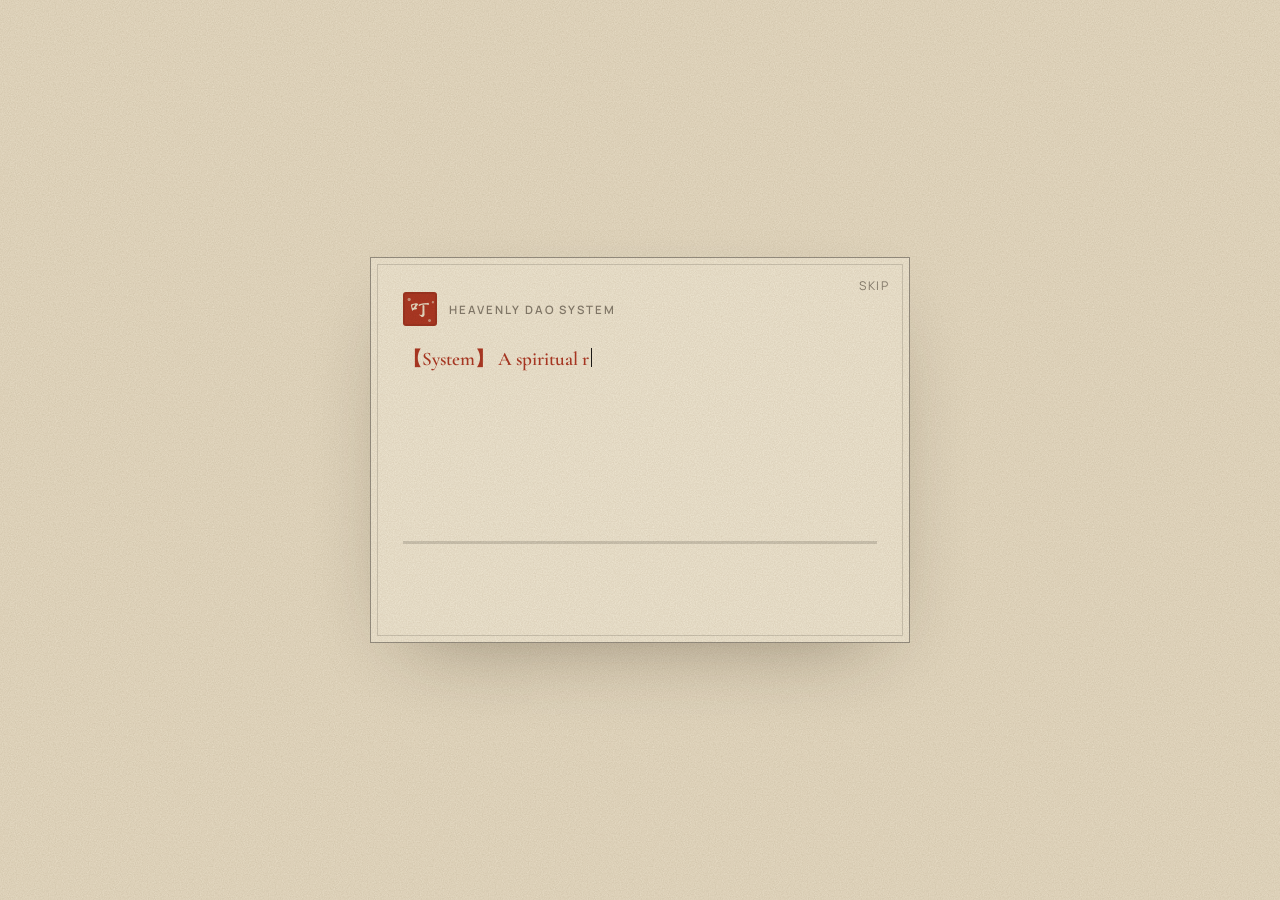
<file: index.html>
<!doctype html>
<html lang="en">
<head>
  <meta charset="utf-8">
  <meta name="viewport" content="width=device-width, initial-scale=1, viewport-fit=cover">
  <title>Leslie Madula · Heavenly Dao System</title>
  <meta name="description" content="The portfolio of Leslie Anne M. Madula, an IT undergraduate, told as a cultivation system.">
  <meta name="theme-color" content="#e7dcc5">
  <link rel="icon" href="assets/favicon.svg" type="image/svg+xml">
  <link rel="preconnect" href="https://fonts.googleapis.com">
  <link rel="preconnect" href="https://fonts.gstatic.com" crossorigin>
  <link rel="stylesheet" href="https://fonts.googleapis.com/css2?family=Cormorant+Garamond:ital,wght@0,500;0,600;1,500&family=Ma+Shan+Zheng&family=Manrope:wght@400;500;600;700&display=swap">
  <link rel="stylesheet" href="assets/css/base.css">
  <link rel="stylesheet" href="assets/css/components.css">
  <link rel="stylesheet" href="assets/css/pages/home.css">
  <script src="assets/js/boot.js"></script>
  <script type="module" src="assets/js/main.js"></script>
</head>
<body data-page="home" class="home">
  <main class="hero">
    <div class="scene" aria-hidden="true">
      <div class="layer" data-depth="5"><canvas class="scene-far"></canvas></div>
      <div class="mist high"></div>
      <div class="layer" data-depth="10"><canvas class="scene-near"></canvas></div>
      <div class="mist low"></div>
      <div class="mist lower"></div>
      <svg class="birds" viewBox="0 0 120 50">
        <path d="M8 22 q6 -7 12 0 q5 -7 12 -1" stroke-width="1.9"/>
        <path d="M44 10 q5 -6 10 0 q4 -6 10 -1" stroke-width="1.6"/>
        <path d="M70 32 q4 -5 8 0 q4 -5 8 -1" stroke-width="1.3"/>
        <path d="M94 17 q3 -4 6 0 q3 -4 6 -1" stroke-width="1.1"/>
      </svg>
      <div class="layer" data-depth="18"><canvas class="scene-cliff"></canvas></div>
      <canvas class="scene-needles"></canvas>
    </div>

    <button class="sun" type="button" data-sound="sun" aria-label="Absorb the sun's essence" title="Absorb its essence"></button>

    <svg class="inkstone" viewBox="0 0 240 110" aria-hidden="true">
      <ellipse cx="112" cy="97" rx="108" ry="8" fill="currentColor" opacity=".12"/>
      <path d="M22 70 L22 83 Q24 96 92 97 Q160 96 162 83 L162 70 Z" fill="currentColor" opacity=".8"/>
      <ellipse cx="92" cy="70" rx="70" ry="15" fill="currentColor" opacity=".6"/>
      <ellipse cx="92" cy="70" rx="63" ry="12" fill="none" stroke="var(--paper)" stroke-width=".8" opacity=".35"/>
      <ellipse cx="120" cy="70.5" rx="30" ry="7.5" fill="currentColor"/>
      <path d="M104 67 q14 -3 28 0" stroke="var(--paper)" stroke-width="1.1" fill="none" opacity=".5"/>
      <path d="M172 93 L175 77 C179 63 185 63 188 71 C192 51 202 51 205 67 C208 59 215 61 218 75 L221 93 Z" fill="currentColor" opacity=".85"/>
      <g transform="translate(0 18) rotate(-10 140 40)">
        <rect x="70" y="38" width="160" height="5" rx="2.5" fill="currentColor" opacity=".92"/>
        <rect x="72" y="38.6" width="156" height="1.4" rx=".7" fill="var(--paper)" opacity=".22"/>
        <rect x="122" y="37.6" width="2" height="5.8" fill="var(--paper)" opacity=".35"/>
        <rect x="178" y="37.6" width="2" height="5.8" fill="var(--paper)" opacity=".35"/>
        <rect x="62" y="37" width="10" height="7" rx="1.5" fill="currentColor"/>
        <path d="M63 37 Q46 39.5 30 41 Q46 42.6 63 44 Z" fill="currentColor"/>
      </g>
    </svg>

    <div class="hero-content">
      <p class="eyebrow"><span><span class="cn" lang="zh-Hans" translate="no">天道系统</span>&ensp;The portfolio of an IT cultivator</span></p>
      <h1 class="display"><span>Every Bug, a Tribulation.</span><span>Every Build, a Breakthrough.</span></h1>
      <p class="hero-copy">I'm Leslie Anne Madula, an Information Technology student nearing the end of the BSIT path. I learn on my own, build with a creative eye, and I'm looking for a sect where I can begin my internship.</p>
      <div class="hero-actions">
        <a class="link-ink" href="status.html" data-sound="turn">Open the Status Window <svg viewBox="0 0 16 16" aria-hidden="true"><path d="M5 2.5 10.5 8 5 13.5" fill="none" stroke="currentColor" stroke-width="1.6" stroke-linecap="round" stroke-linejoin="round"/></svg></a>
      </div>
    </div>

    <div class="hero-aside">
      <div class="calligraphy">
        <span class="column gloss">Cultivating the Dao through code</span>
        <span class="column minor" lang="zh-Hans" translate="no" aria-hidden="true">步步登天</span>
        <span class="column major" lang="zh-Hans" translate="no" title="Cultivating the Dao through code">以码修道</span>
        <span class="seal" lang="zh-Hans" translate="no" aria-hidden="true">系<br>统</span>
      </div>
      <aside class="realm-note" aria-label="Current realm">
        <h2 class="h3">Golden Core, <span class="realm-stage" data-realm-stage>Late Stage</span></h2>
        <p>BSIT at the University of Cabuyao, nearing graduation. Web, mobile and data techniques are condensing into a core before the next breakthrough: an internship.</p>
        <span class="where">Sta. Rosa, Laguna · Philippines</span>
      </aside>
    </div>
  </main>
</body>
</html>
</file>
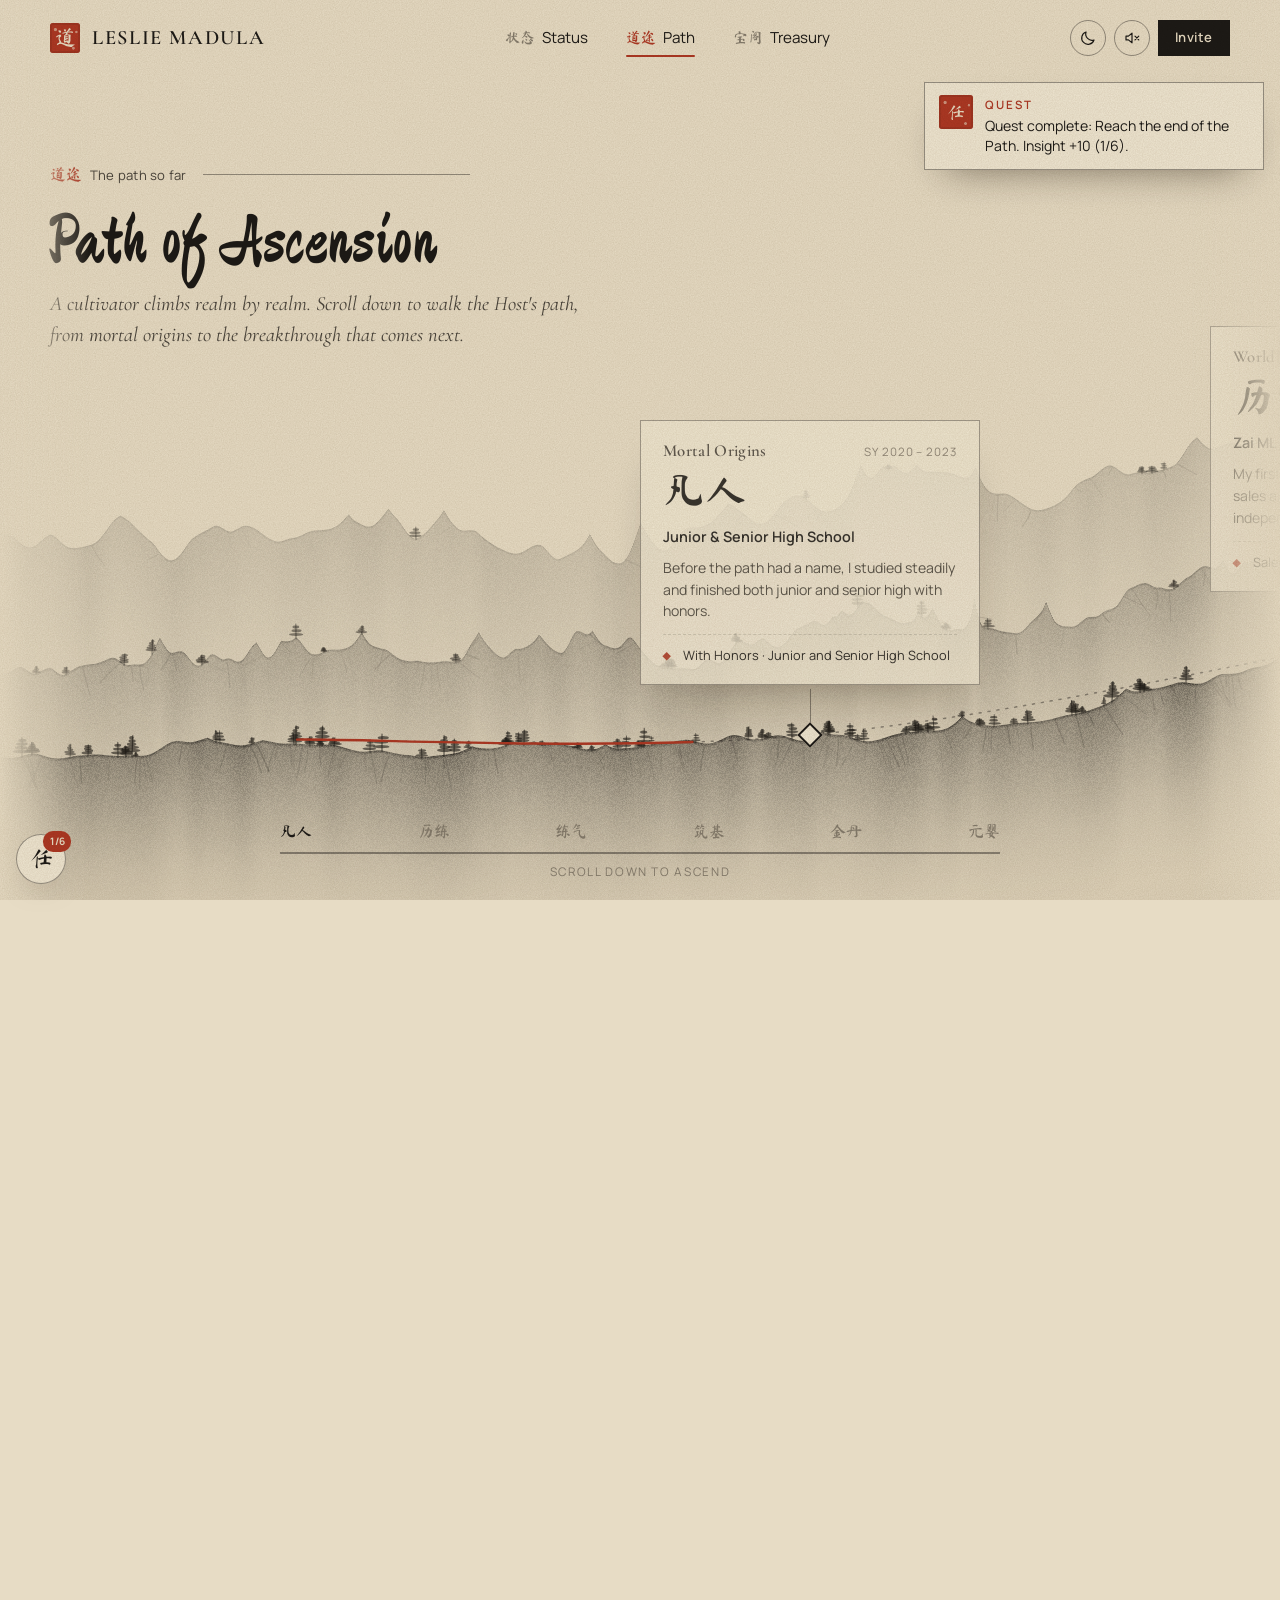
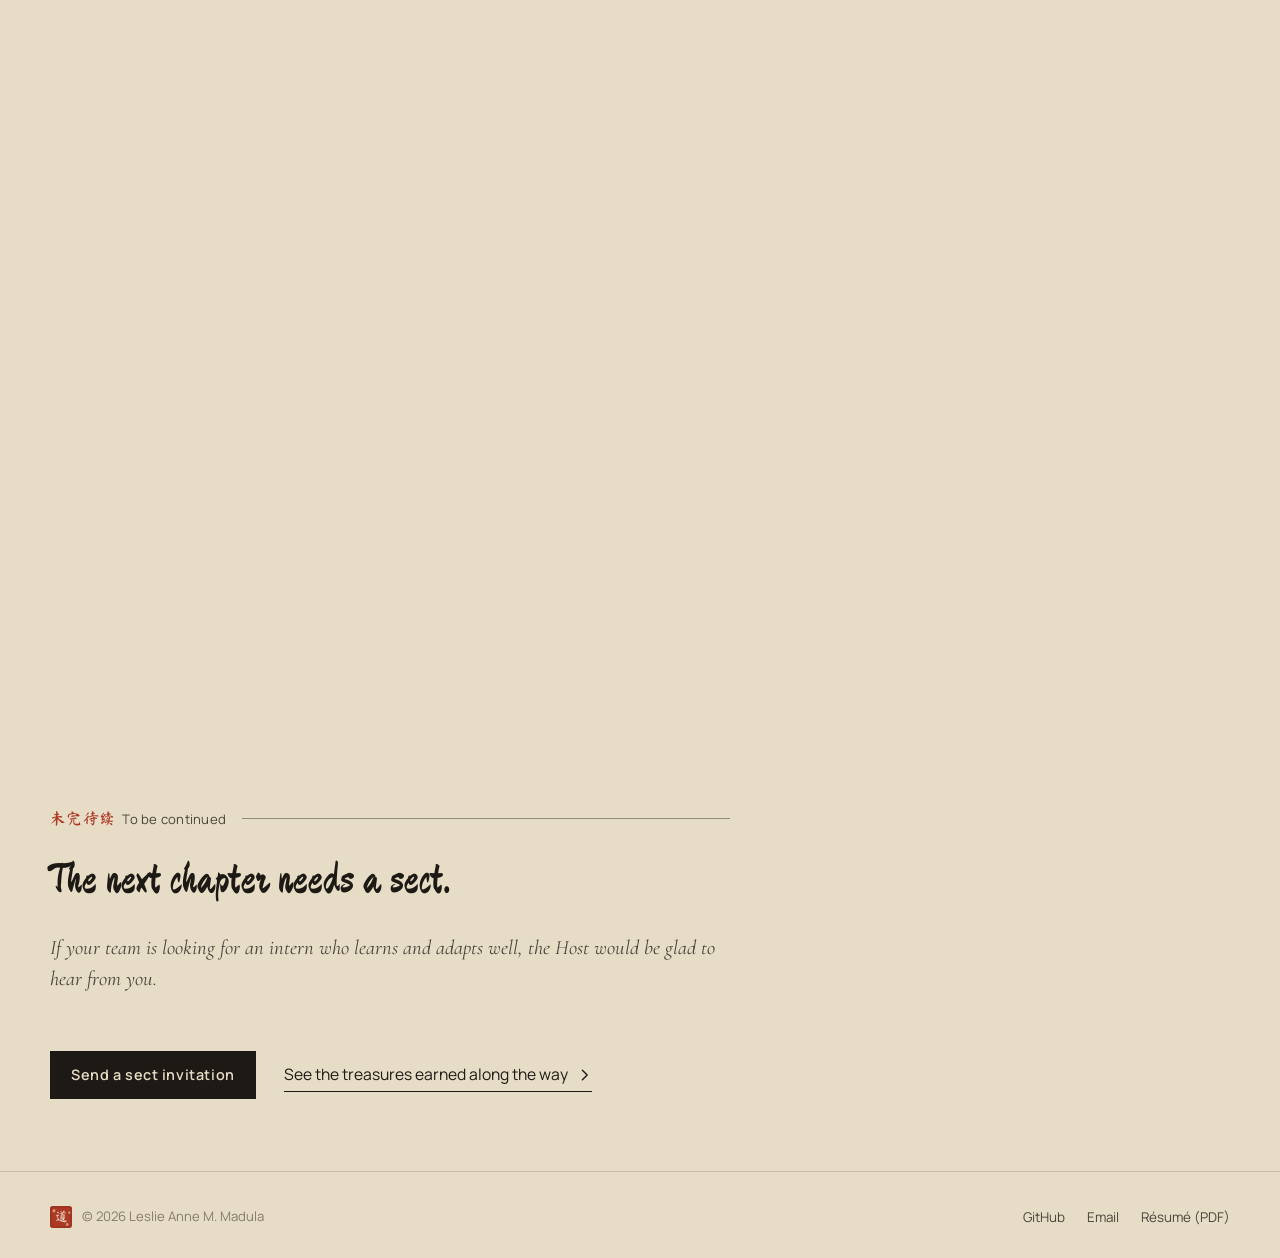
<file: path.html>
<!doctype html>
<html lang="en">
<head>
  <meta charset="utf-8">
  <meta name="viewport" content="width=device-width, initial-scale=1, viewport-fit=cover">
  <title>Path of Ascension · Leslie Madula</title>
  <meta name="description" content="The education and experience of Leslie Anne M. Madula, told as realms of cultivation from Mortal Origins to Golden Core.">
  <meta name="theme-color" content="#e7dcc5">
  <link rel="icon" href="assets/favicon.svg" type="image/svg+xml">
  <link rel="preconnect" href="https://fonts.googleapis.com">
  <link rel="preconnect" href="https://fonts.gstatic.com" crossorigin>
  <link rel="stylesheet" href="https://fonts.googleapis.com/css2?family=Cormorant+Garamond:ital,wght@0,500;0,600;1,500&family=Ma+Shan+Zheng&family=Manrope:wght@400;500;600;700&display=swap">
  <link rel="stylesheet" href="assets/css/base.css">
  <link rel="stylesheet" href="assets/css/components.css">
  <link rel="stylesheet" href="assets/css/pages/path.css">
  <script src="assets/js/boot.js"></script>
  <script type="module" src="assets/js/main.js"></script>
</head>
<body data-page="path">
  <main class="page-flush">
    <section class="ascent" data-handscroll aria-label="Realms of the path, oldest first">
      <div class="ascent-sticky">
        <div class="ascent-strip" data-strip>
          <header class="frontispiece" data-frontispiece>
            <p class="eyebrow left"><span><span class="cn" lang="zh-Hans" translate="no">道途</span>&ensp;The path so far</span></p>
            <h1 class="display">Path of Ascension</h1>
            <p class="lead">A cultivator climbs realm by realm. Scroll down to walk the Host's path, from mortal origins to the breakthrough that comes next.</p>
          </header>
          <canvas data-landscape aria-hidden="true"></canvas>
          <svg class="ascent-trail" data-trail aria-hidden="true"></svg>
        </div>
        <div class="ascent-edges" aria-hidden="true"></div>
        <div class="ascent-progress" aria-hidden="true">
          <div class="progress-realms" data-progress-realms></div>
          <div class="progress-track"><span data-progress-fill></span></div>
          <div class="progress-hint" data-progress-hint>Scroll down to ascend</div>
        </div>
      </div>
    </section>

    <section class="section wrap">
      <div class="section-head">
        <p class="eyebrow left"><span><span class="cn" lang="zh-Hans" translate="no">未完待续</span>&ensp;To be continued</span></p>
        <h2 class="h2">The next chapter needs a sect.</h2>
        <p class="lead">If your team is looking for an intern who learns and adapts well, the Host would be glad to hear from you.</p>
      </div>
      <div class="actions">
        <button class="btn solid" type="button" data-invite data-sound="open">Send a sect invitation</button>
        <a class="link-ink" href="treasury.html" data-sound="turn">See the treasures earned along the way <svg viewBox="0 0 16 16" aria-hidden="true"><path d="M5 2.5 10.5 8 5 13.5" fill="none" stroke="currentColor" stroke-width="1.6" stroke-linecap="round" stroke-linejoin="round"/></svg></a>
      </div>
    </section>
  </main>
</body>
</html>
</file>
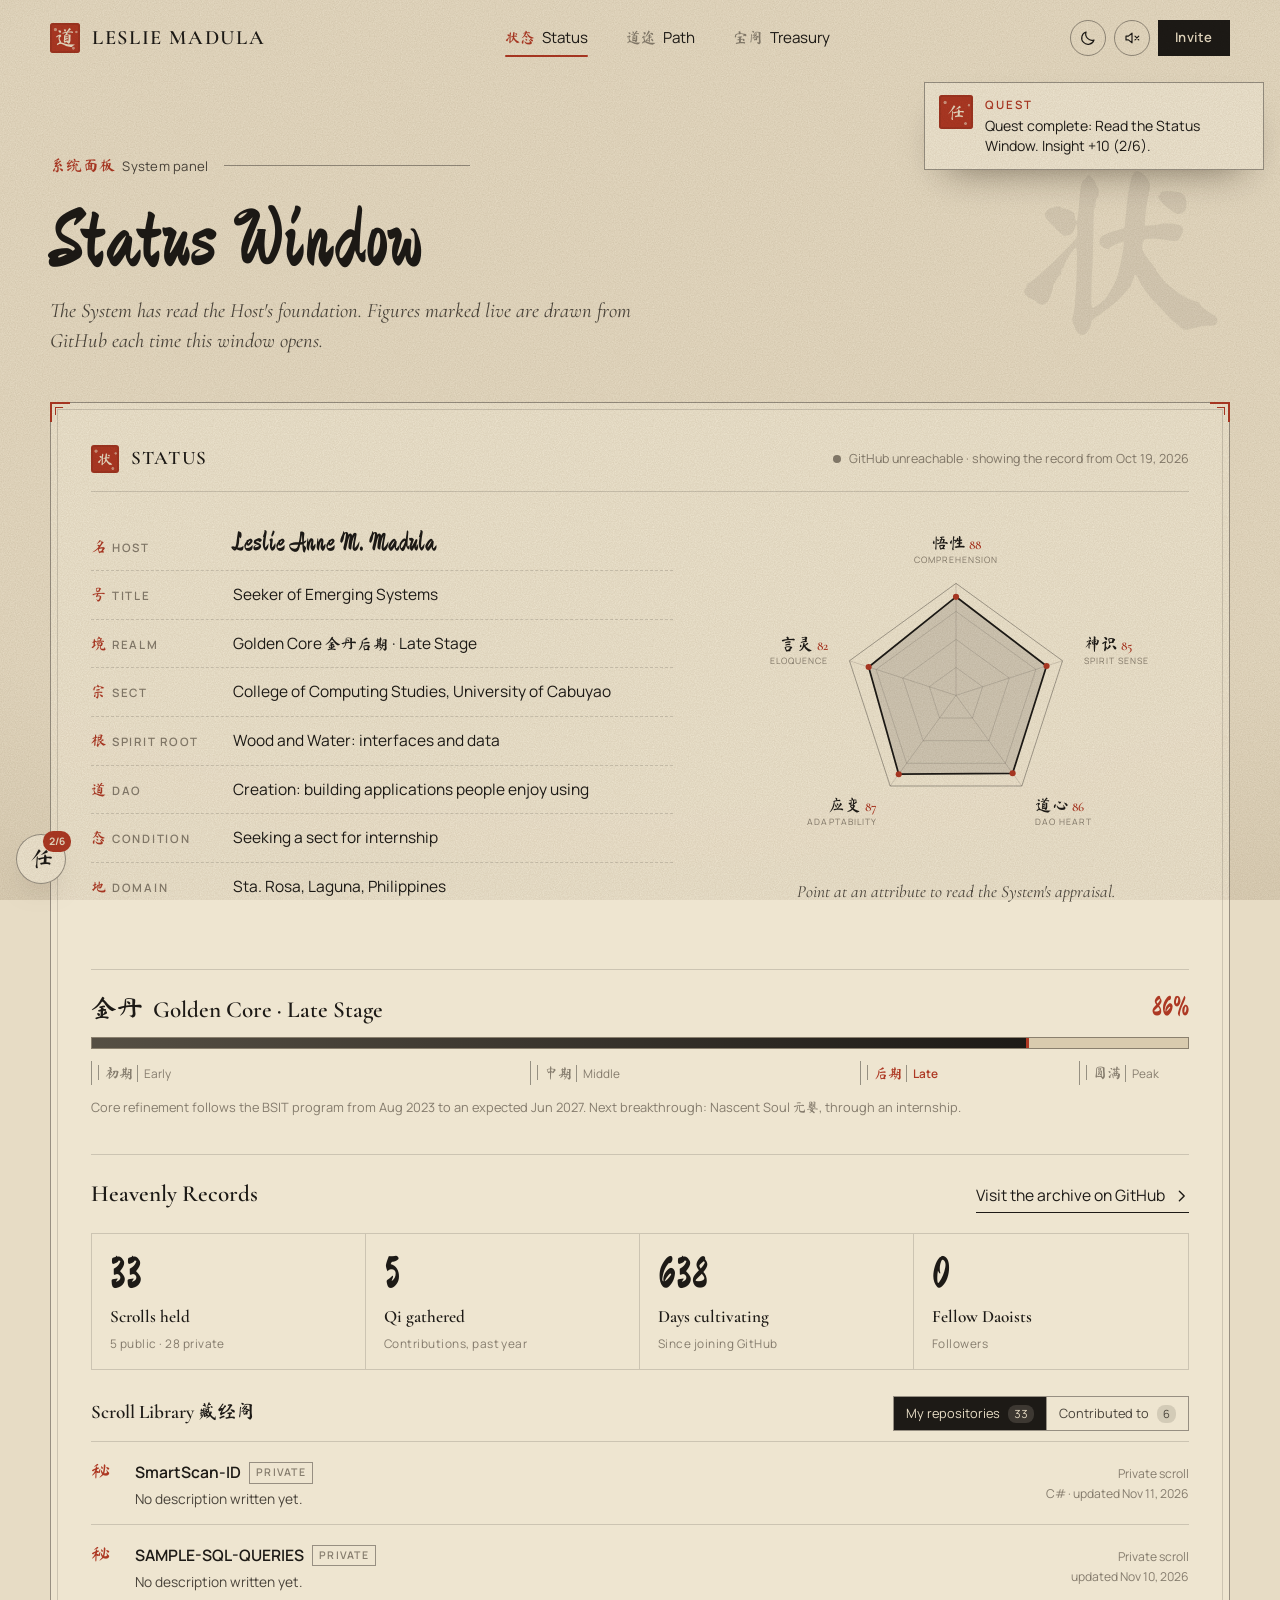
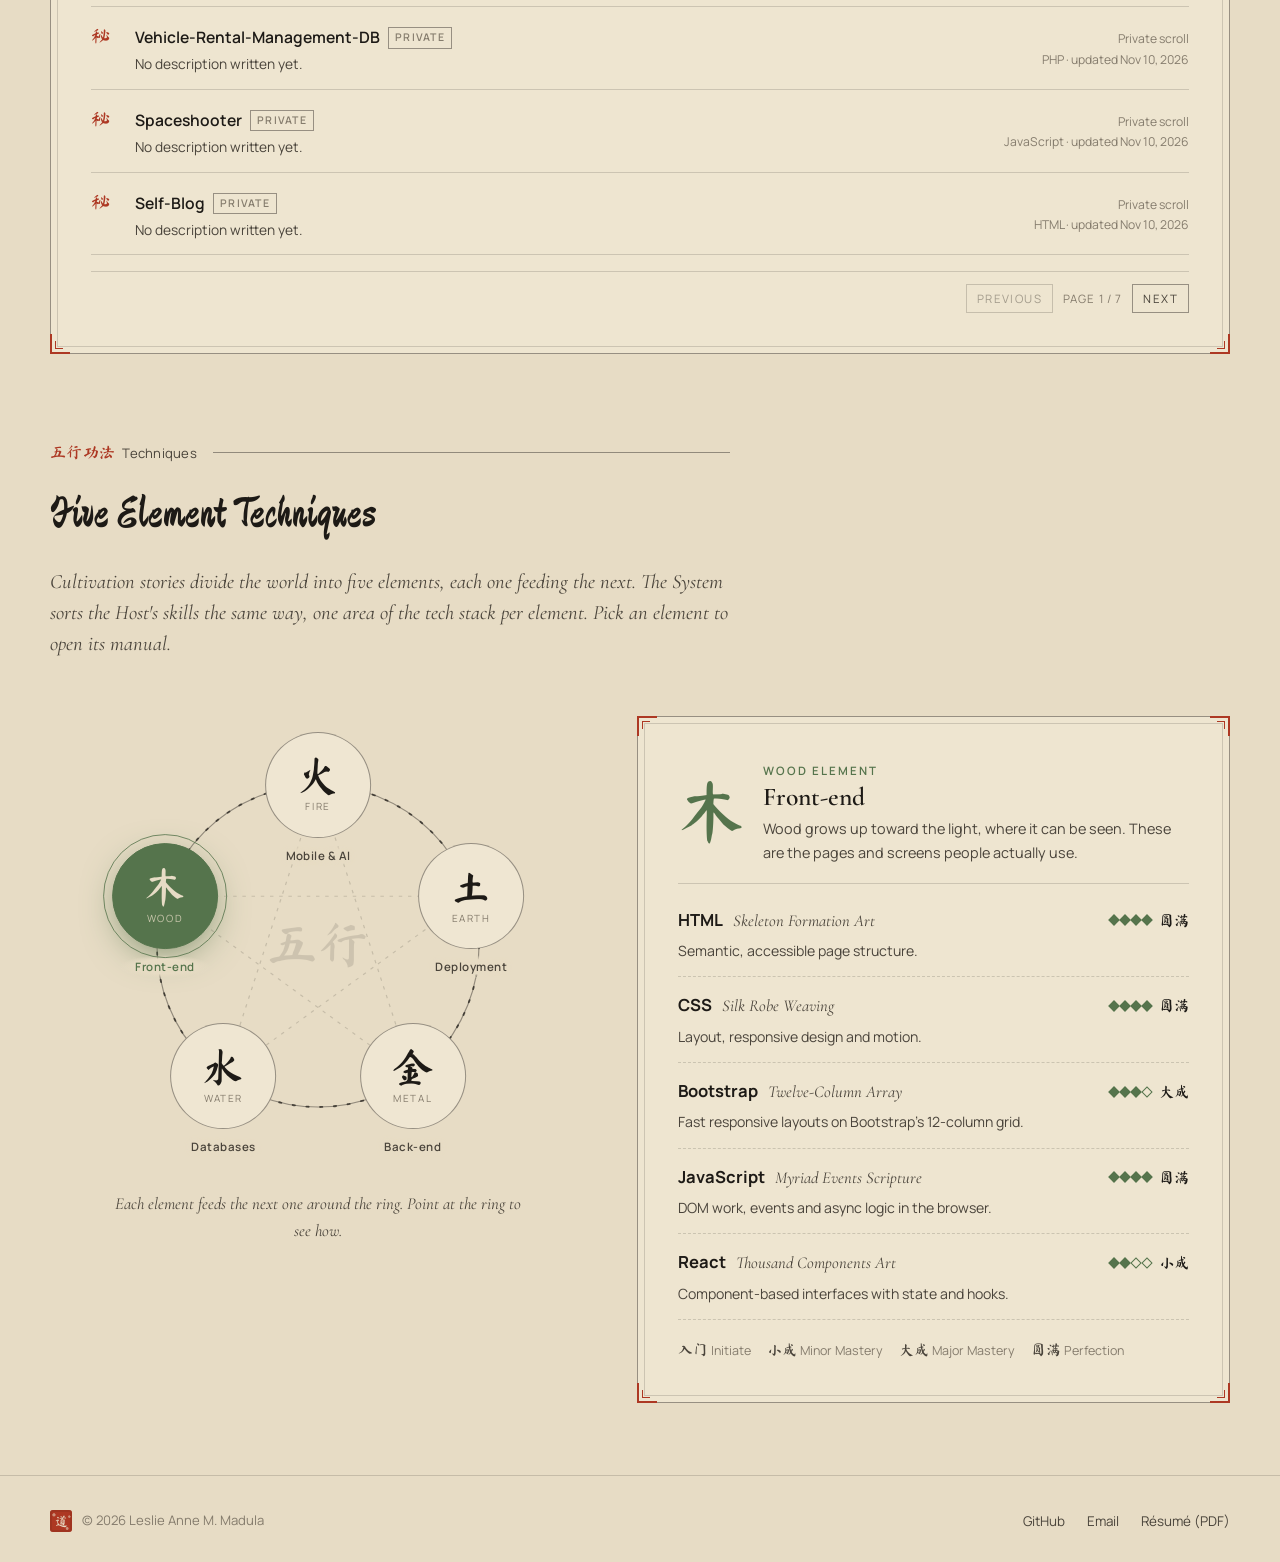
<file: status.html>
<!doctype html>
<html lang="en">
<head>
  <meta charset="utf-8">
  <meta name="viewport" content="width=device-width, initial-scale=1, viewport-fit=cover">
  <title>Status Window · Leslie Madula</title>
  <meta name="description" content="Status window of Leslie Anne M. Madula: realm, attributes, live GitHub records and Five Element techniques.">
  <meta name="theme-color" content="#e7dcc5">
  <link rel="icon" href="assets/favicon.svg" type="image/svg+xml">
  <link rel="preconnect" href="https://fonts.googleapis.com">
  <link rel="preconnect" href="https://fonts.gstatic.com" crossorigin>
  <link rel="stylesheet" href="https://fonts.googleapis.com/css2?family=Cormorant+Garamond:ital,wght@0,500;0,600;1,500&family=Ma+Shan+Zheng&family=Manrope:wght@400;500;600;700&display=swap">
  <link rel="stylesheet" href="assets/css/base.css">
  <link rel="stylesheet" href="assets/css/components.css">
  <link rel="stylesheet" href="assets/css/pages/status.css">
  <script src="assets/js/boot.js"></script>
  <script type="module" src="assets/js/main.js"></script>
</head>
<body data-page="status">
  <main class="page">
    <section class="page-head wrap">
      <p class="eyebrow left"><span><span class="cn" lang="zh-Hans" translate="no">系统面板</span>&ensp;System panel</span></p>
      <h1 class="display">Status Window</h1>
      <p class="lead">The System has read the Host's foundation. Figures marked live are drawn from GitHub each time this window opens.</p>
      <span class="page-glyph" lang="zh-Hans" translate="no" aria-hidden="true">状</span>
    </section>

    <section class="wrap" aria-labelledby="status-title">
      <div class="window">
        <span class="corner tl"></span><span class="corner tr"></span><span class="corner bl"></span><span class="corner br"></span>
        <div class="window-bar">
          <div class="window-title"><span class="seal" translate="no" aria-hidden="true">状</span><h2 id="status-title">Status</h2></div>
          <span class="live" data-live><i></i><span>Reading the heavens…</span></span>
        </div>

        <div class="status-grid">
          <dl class="identity" data-identity></dl>
          <div class="radar-box">
            <svg class="radar" data-radar viewBox="0 0 480 400" role="group" aria-label="Attributes"></svg>
            <p class="attribute-note" data-attribute-note>Point at an attribute to read the System's appraisal.</p>
          </div>
        </div>

        <div class="realm-meter" data-realm-meter></div>

        <div class="records" data-records>
          <div class="records-head">
            <h2 class="h3">Heavenly Records</h2>
            <a class="link-ink" href="https://github.com/leslie-anne-madula" target="_blank" rel="noopener">Visit the archive on GitHub <svg viewBox="0 0 16 16" aria-hidden="true"><path d="M5 2.5 10.5 8 5 13.5" fill="none" stroke="currentColor" stroke-width="1.6" stroke-linecap="round" stroke-linejoin="round"/></svg></a>
          </div>
          <div class="stat-row" data-stats></div>

          <!-- Meridian map hidden for now.
          <div class="record-block">
            <div class="record-block-head">
              <h3 class="h3">Meridian Map <span class="cn" lang="zh-Hans" translate="no" aria-hidden="true">经脉图</span></h3>
              <div class="heat-legend" aria-hidden="true">Still <i></i><i></i><i></i><i></i><i></i> Surging</div>
            </div>
            <p class="label">One dot per day of GitHub activity over the past year</p>
            <div class="heat-scroll">
              <div class="heat-months" data-heat-months aria-hidden="true"></div>
              <div class="heat" data-heat></div>
            </div>
            <p class="heat-tip" data-heat-tip>Point at a dot to read that day.</p>
          </div>
          -->

          <div class="record-block">
            <div class="record-block-head">
              <h3 class="h3">Scroll Library <span class="cn" lang="zh-Hans" translate="no" aria-hidden="true">藏经阁</span></h3>
              <div class="library-tabs" role="tablist" aria-label="Repositories" data-library-tabs></div>
            </div>
            <div class="repo-list" role="tabpanel" data-library></div>
          </div>
        </div>
      </div>
    </section>

    <section class="section wrap" aria-labelledby="techniques-title">
      <div class="section-head">
        <p class="eyebrow left"><span><span class="cn" lang="zh-Hans" translate="no">五行功法</span>&ensp;Techniques</span></p>
        <h2 class="h2" id="techniques-title">Five Element Techniques</h2>
        <p class="lead">Cultivation stories divide the world into five elements, each one feeding the next. The System sorts the Host's skills the same way, one area of the tech stack per element. Pick an element to open its manual.</p>
      </div>
      <div class="elements">
        <div>
          <div class="wheel" data-wheel></div>
          <p class="cycle-caption" data-cycle-caption>Each element feeds the next one around the ring. Point at the ring to see how.</p>
        </div>
        <div class="window" data-manual aria-live="polite"></div>
      </div>
    </section>
  </main>
</body>
</html>
</file>
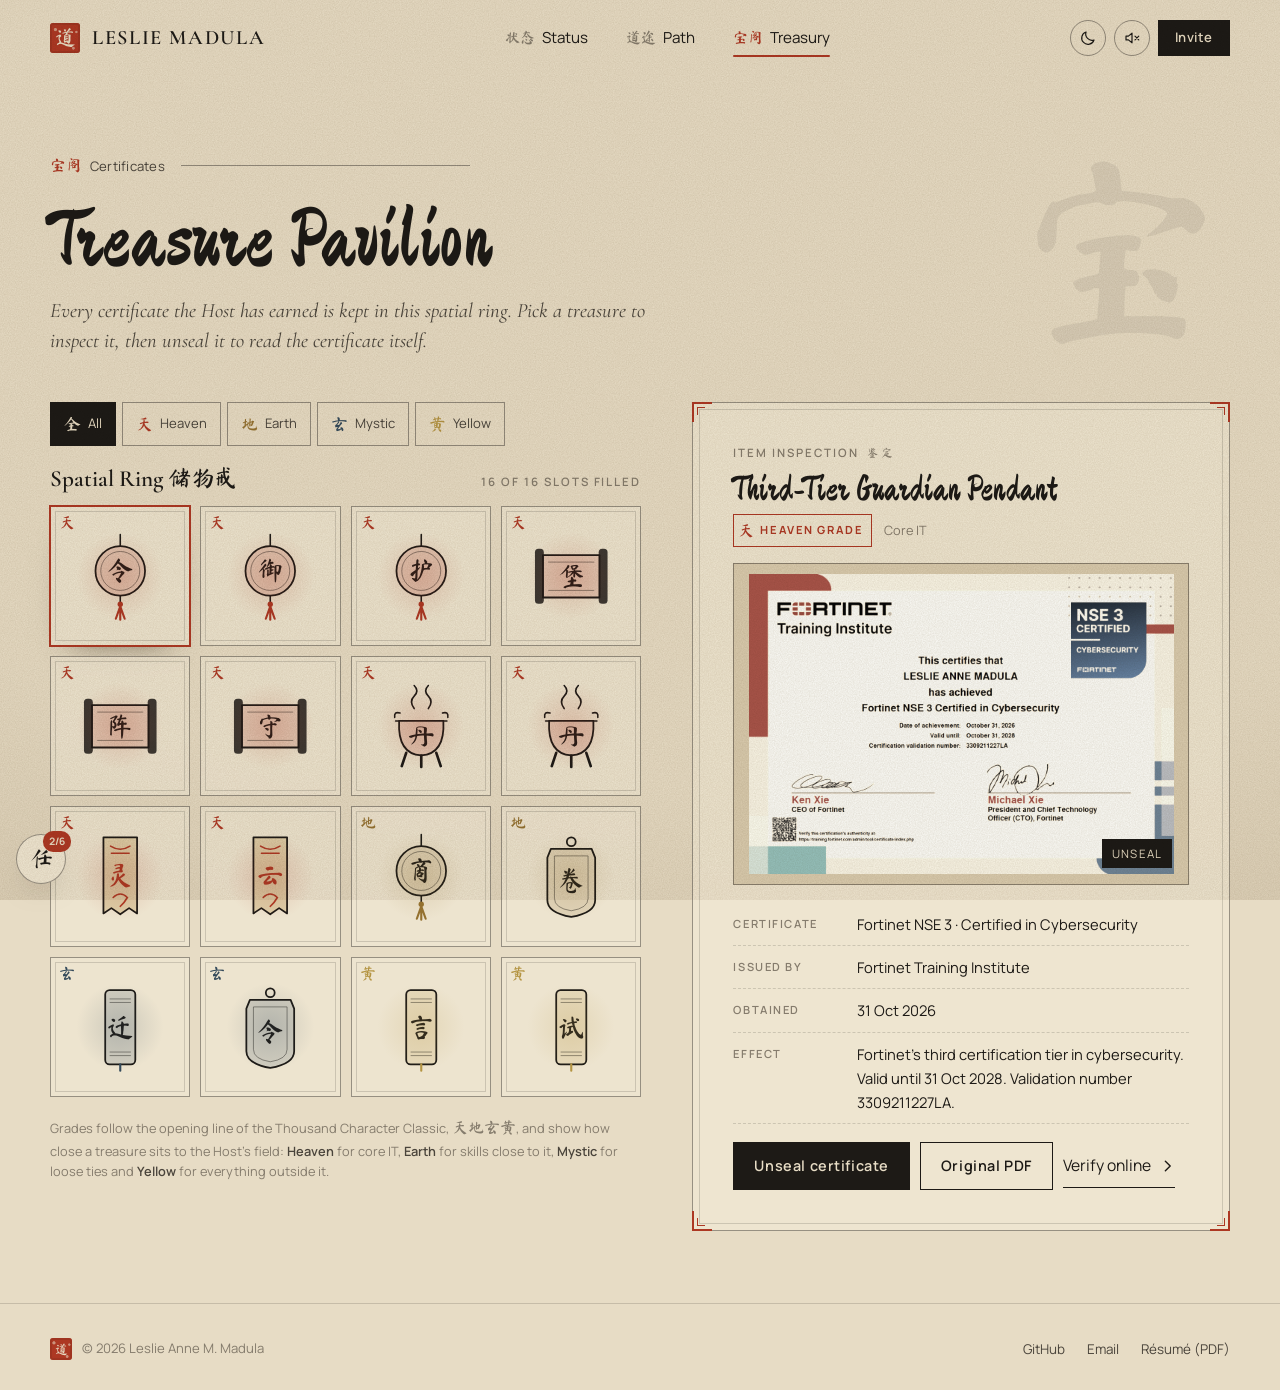
<file: treasury.html>
<!doctype html>
<html lang="en">
<head>
  <meta charset="utf-8">
  <meta name="viewport" content="width=device-width, initial-scale=1, viewport-fit=cover">
  <title>Treasure Pavilion · Leslie Madula</title>
  <meta name="description" content="Certificates earned by Leslie Anne M. Madula, kept as graded treasures in a spatial ring.">
  <meta name="theme-color" content="#e7dcc5">
  <link rel="icon" href="assets/favicon.svg" type="image/svg+xml">
  <link rel="preconnect" href="https://fonts.googleapis.com">
  <link rel="preconnect" href="https://fonts.gstatic.com" crossorigin>
  <link rel="stylesheet" href="https://fonts.googleapis.com/css2?family=Cormorant+Garamond:ital,wght@0,500;0,600;1,500&family=Ma+Shan+Zheng&family=Manrope:wght@400;500;600;700&display=swap">
  <link rel="stylesheet" href="assets/css/base.css">
  <link rel="stylesheet" href="assets/css/components.css">
  <link rel="stylesheet" href="assets/css/pages/treasury.css">
  <script src="assets/js/boot.js"></script>
  <script type="module" src="assets/js/main.js"></script>
</head>
<body data-page="treasury">
  <main class="page">
    <section class="page-head wrap">
      <p class="eyebrow left"><span><span class="cn" lang="zh-Hans" translate="no">宝阁</span>&ensp;Certificates</span></p>
      <h1 class="display">Treasure Pavilion</h1>
      <p class="lead">Every certificate the Host has earned is kept in this spatial ring. Pick a treasure to inspect it, then unseal it to read the certificate itself.</p>
      <span class="page-glyph" lang="zh-Hans" translate="no" aria-hidden="true">宝</span>
    </section>

    <section class="section wrap" style="padding-top: 0">
      <div class="treasury">
        <div>
          <div class="filters" data-filters role="group" aria-label="Filter by grade"></div>
          <div class="ring-title">
            <h2 class="h3">Spatial Ring <span class="cn" lang="zh-Hans" translate="no" aria-hidden="true">储物戒</span></h2>
            <span class="label" data-slot-count></span>
          </div>
          <div class="slots" data-slots></div>
          <p class="grade-key">Grades follow the opening line of the Thousand Character Classic, <span class="cn" lang="zh-Hans" translate="no">天地玄黄</span>, and show how close a treasure sits to the Host's field: <b>Heaven</b> for core IT, <b>Earth</b> for skills close to it, <b>Mystic</b> for loose ties and <b>Yellow</b> for everything outside it.</p>
        </div>
        <aside class="window inspector" data-inspector aria-live="polite" aria-label="Item inspection"></aside>
      </div>
    </section>
  </main>

  <dialog class="scroll-viewer" data-scroll-viewer aria-label="Certificate">
    <button class="scroll-close" type="button" data-close>Close</button>
    <div class="scroll-stage" data-stage>
      <div class="scroll-body">
        <span class="scroll-rod" data-rod aria-hidden="true"></span>
        <div class="scroll-paper" data-paper><img alt=""></div>
        <span class="scroll-rod" data-rod aria-hidden="true"></span>
      </div>
    </div>
    <p class="scroll-caption" data-caption></p>
  </dialog>
</body>
</html>
</file>
<file: assets/css/base.css>
/* Tokens */
:root {
  --paper: #e7dcc5;
  --paper-2: #efe6d2;
  --paper-3: #d9cbae;
  --ink: #1d1a16;
  --ink-2: #4a443b;
  --ink-3: #857c6d;
  --line: rgba(29, 26, 22, 0.16);
  --line-strong: rgba(29, 26, 22, 0.42);
  --cinnabar: #ad3823;
  --sun: #d4502e;
  --jade: #4c7a61;
  --veil: #1d1a16;
  --veil-text: #e7dcc5;

  --g-heaven: #ad3823;
  --g-earth: #94712f;
  --g-mystic: #33495a;
  --g-yellow: #b49442;

  --e-wood: #55744c;
  --e-fire: #b4452b;
  --e-earth: #9a7639;
  --e-metal: #6f6c66;
  --e-water: #33505f;

  --f-brush: "Ma Shan Zheng", "STXingkai", "KaiTi", "Kaiti SC", "Brush Script MT", cursive;
  --f-serif: "Cormorant Garamond", "Cormorant", "EB Garamond", Garamond, "Times New Roman", serif;
  --f-sans: "Manrope", "Segoe UI", "Helvetica Neue", Arial, sans-serif;

  --header-h: 76px;
  --control-h: 36px;
  --gutter-l: max(16px, env(safe-area-inset-left, 0px));
  --gutter-r: max(16px, env(safe-area-inset-right, 0px));
  --wrap: 1180px;
  --ease: cubic-bezier(0.22, 0.7, 0.18, 1);
  color-scheme: light;
}

:root[data-theme="dark"] {
  --paper: #15130f;
  --paper-2: #1d1a15;
  --paper-3: #0e0c0a;
  --ink: #e6dac1;
  --ink-2: #bdb19a;
  --ink-3: #82786a;
  --line: rgba(230, 218, 193, 0.14);
  --line-strong: rgba(230, 218, 193, 0.38);
  --cinnabar: #d35b40;
  --sun: #ece2c9;
  --jade: #84b598;
  --veil: #0b0a08;
  --veil-text: #e6dac1;
  --g-heaven: #d35b40;
  --g-earth: #c9a35a;
  --g-mystic: #8fa9bb;
  --g-yellow: #d8bd6e;
  --e-wood: #8db07f;
  --e-fire: #dd6d4f;
  --e-earth: #c9a35a;
  --e-metal: #b2aea5;
  --e-water: #86a9bb;
  color-scheme: dark;
}

/* Reset */
*, *::before, *::after { box-sizing: border-box; }
html { -webkit-text-size-adjust: 100%; }
body {
  margin: 0;
  min-height: 100vh;
  background: radial-gradient(130% 95% at 50% 38%, transparent 52%, rgba(110, 84, 46, 0.16) 100%) fixed, var(--paper);
  color: var(--ink-2);
  font-family: var(--f-sans);
  font-size: 15.5px;
  line-height: 1.65;
  overflow-x: hidden;
  transition: background-color 0.6s var(--ease), color 0.6s var(--ease);
}
:root[data-theme="dark"] body {
  background: radial-gradient(130% 95% at 50% 38%, transparent 50%, rgba(0, 0, 0, 0.45) 100%) fixed, var(--paper);
}
body::after {
  content: "";
  position: fixed;
  inset: 0;
  z-index: 900;
  pointer-events: none;
  opacity: 0.55;
  mix-blend-mode: multiply;
  background-image: url("data:image/svg+xml;utf8,<svg xmlns='http://www.w3.org/2000/svg' width='220' height='220'><filter id='n'><feTurbulence type='fractalNoise' baseFrequency='.85' numOctaves='3' stitchTiles='stitch'/><feColorMatrix values='0 0 0 0 .32  0 0 0 0 .25  0 0 0 0 .15  0 0 0 .42 0'/></filter><rect width='100%' height='100%' filter='url(%23n)'/></svg>");
}
:root[data-theme="dark"] body::after { mix-blend-mode: screen; opacity: 0.16; }

img { max-width: 100%; display: block; }
a { color: inherit; }
button { font: inherit; color: inherit; }
::selection { background: var(--cinnabar); color: var(--paper); }
:focus-visible { outline: 2px solid var(--cinnabar); outline-offset: 3px; }
main { display: block; }

/* Layout */
.wrap {
  width: 100%;
  max-width: calc(var(--wrap) + 64px);
  margin-inline: auto;
  padding-left: max(32px, var(--gutter-l));
  padding-right: max(32px, var(--gutter-r));
}
.page { padding-top: calc(var(--header-h) + env(safe-area-inset-top, 0px)); }
.page-flush { padding-top: 0; }
.section { padding-block: clamp(40px, 8vh, 88px); }
.section-head { display: grid; gap: 10px; margin-bottom: clamp(24px, 4vh, 40px); max-width: 680px; }
.actions { display: flex; flex-wrap: wrap; align-items: center; gap: 28px; }
.sr-only { position: absolute !important; width: 1px; height: 1px; overflow: hidden; clip: rect(0 0 0 0); white-space: nowrap; }
.tabular { font-variant-numeric: tabular-nums; }

/* Type */
h1, h2, h3, h4 { color: var(--ink); margin: 0; text-wrap: balance; font-weight: 400; }
.cn { font-family: var(--f-brush); font-weight: 400; }
.display { font-family: var(--f-brush); font-size: clamp(2.5rem, 5.4vw, 4.7rem); line-height: 1.04; letter-spacing: 0.005em; }
.h2 { font-family: var(--f-brush); font-size: clamp(1.9rem, 3.4vw, 2.75rem); line-height: 1.1; }
.h3 { font-family: var(--f-serif); font-weight: 600; font-size: 1.45rem; line-height: 1.2; }
.lead { font-family: var(--f-serif); font-size: clamp(1.15rem, 1.6vw, 1.32rem); line-height: 1.5; color: var(--ink-2); font-style: italic; }
.label { font-family: var(--f-sans); font-size: 0.72rem; font-weight: 600; letter-spacing: 0.17em; text-transform: uppercase; color: var(--ink-3); }
.eyebrow { display: flex; align-items: center; gap: 16px; font-size: 0.82rem; color: var(--ink-2); letter-spacing: 0.02em; }
.eyebrow::before, .eyebrow::after { content: ""; flex: 1; min-width: 24px; height: 1px; background: var(--line-strong); }
.eyebrow.left::before { display: none; }
.eyebrow .cn { font-size: 1rem; color: var(--cinnabar); }

/* Links and buttons */
.link-ink {
  display: inline-flex;
  align-items: center;
  gap: 10px;
  padding: 6px 0;
  border: 0;
  background: linear-gradient(var(--ink), var(--ink)) left calc(100% - 2px) / 100% 1px no-repeat;
  color: var(--ink);
  font-size: 0.98rem;
  text-decoration: none;
  cursor: pointer;
  transition: color 0.2s;
}
.link-ink svg { width: 14px; height: 14px; transition: transform 0.35s var(--ease); }
.link-ink:hover { color: var(--cinnabar); background-image: linear-gradient(var(--cinnabar), var(--cinnabar)); }
.link-ink:hover svg { transform: translateX(4px); }

.btn {
  display: inline-flex;
  align-items: center;
  justify-content: center;
  gap: 10px;
  padding: 11px 20px;
  border: 1px solid var(--ink);
  background: transparent;
  color: var(--ink);
  font-size: 0.9rem;
  font-weight: 600;
  letter-spacing: 0.04em;
  text-decoration: none;
  cursor: pointer;
  transition: background 0.25s, color 0.25s, border-color 0.25s, transform 0.25s var(--ease);
}
.btn:hover { background: var(--ink); color: var(--paper); }
.btn:active { transform: translateY(1px); }
.btn.solid { background: var(--ink); color: var(--paper); }
.btn.solid:hover { background: var(--cinnabar); border-color: var(--cinnabar); }
.btn.compact { height: var(--control-h); padding: 0 16px; font-size: 0.82rem; }
.btn svg { width: 14px; height: 14px; }

.seal {
  position: relative;
  display: inline-grid;
  place-items: center;
  border-radius: 3px;
  background: var(--cinnabar);
  color: var(--paper);
  font-family: var(--f-brush);
  line-height: 1;
  box-shadow: inset 0 0 0 2px rgba(0, 0, 0, 0.08);
}
.seal::after {
  content: "";
  position: absolute;
  inset: 0;
  border-radius: inherit;
  background:
    radial-gradient(circle at 18% 22%, var(--paper) 0 1.2px, transparent 2px),
    radial-gradient(circle at 78% 84%, var(--paper) 0 1px, transparent 1.8px),
    radial-gradient(circle at 88% 30%, var(--paper) 0 0.8px, transparent 1.6px);
  opacity: 0.55;
  pointer-events: none;
}

/* Framed window */
.window {
  position: relative;
  padding: clamp(20px, 3.2vw, 40px);
  border: 1px solid var(--line-strong);
  background: color-mix(in srgb, var(--paper-2) 88%, transparent);
}
.window::before { content: ""; position: absolute; inset: 6px; border: 1px solid var(--line); pointer-events: none; }
.corner { position: absolute; width: 20px; height: 20px; pointer-events: none; }
.corner::before, .corner::after { content: ""; position: absolute; border-color: var(--cinnabar); border-style: solid; }
.corner::before { inset: 0; border-width: 2px 0 0 2px; }
.corner::after { left: 5px; top: 5px; width: 8px; height: 8px; border-width: 1.5px 0 0 1.5px; }
.corner.tl { left: -1px; top: -1px; }
.corner.tr { right: -1px; top: -1px; transform: scaleX(-1); }
.corner.bl { left: -1px; bottom: -1px; transform: scaleY(-1); }
.corner.br { right: -1px; bottom: -1px; transform: scale(-1, -1); }

.meter { position: relative; height: 12px; overflow: hidden; border: 1px solid var(--line-strong); background: var(--paper-3); }
.meter span { position: absolute; inset: 0 auto 0 0; width: 0; background: linear-gradient(90deg, color-mix(in srgb, var(--ink) 70%, transparent), var(--ink)); transition: width 1.6s var(--ease); }
.meter span::after { content: ""; position: absolute; right: 0; top: -3px; bottom: -3px; width: 3px; background: var(--cinnabar); }

/* Inner page heading */
.page-head { position: relative; padding-block: clamp(36px, 7vh, 72px) clamp(28px, 5vh, 52px); }
.page-head .eyebrow { max-width: 420px; margin-bottom: 18px; }
.page-head .display { margin-bottom: 14px; font-size: clamp(2.7rem, 6.4vw, 5.2rem); }
.page-head .lead { max-width: 620px; margin: 0; }
.page-glyph {
  position: absolute;
  right: max(32px, var(--gutter-r));
  top: 50%;
  transform: translateY(-46%);
  color: var(--ink);
  font-family: var(--f-brush);
  font-size: clamp(7rem, 17vw, 14rem);
  line-height: 1;
  opacity: 0.07;
  pointer-events: none;
  user-select: none;
}

@keyframes rise { from { opacity: 0.001; transform: translateY(8px); } to { opacity: 1; transform: none; } }
@keyframes pulse { 0% { box-shadow: 0 0 0 0 color-mix(in srgb, var(--jade) 60%, transparent); } 100% { box-shadow: 0 0 0 9px transparent; } }

@media (max-width: 720px) {
  :root { --header-h: 104px; }
  .wrap { padding-left: var(--gutter-l); padding-right: var(--gutter-r); }
  .page-glyph { display: none; }
}

@media (prefers-reduced-motion: reduce) {
  *, *::before, *::after {
    animation-duration: 0.001ms !important;
    animation-iteration-count: 1 !important;
    transition-duration: 0.001ms !important;
    scroll-behavior: auto !important;
  }
}
</file>
<file: assets/css/components.css>
/* Header */
.site-header {
  position: fixed;
  top: 0;
  left: 0;
  right: 0;
  z-index: 100;
  padding-top: env(safe-area-inset-top, 0px);
  transition: background 0.4s, box-shadow 0.4s;
}
.site-header.scrolled {
  background: color-mix(in srgb, var(--paper) 86%, transparent);
  -webkit-backdrop-filter: blur(8px);
  backdrop-filter: blur(8px);
  box-shadow: 0 1px 0 var(--line);
}
.header-row { display: flex; align-items: center; justify-content: space-between; gap: 20px; height: var(--header-h); }
.brand { display: inline-flex; align-items: center; gap: 12px; color: var(--ink); text-decoration: none; }
.brand .seal { width: 30px; height: 30px; font-size: 21px; }
.brand-name { font-family: var(--f-serif); font-size: 1.28rem; font-weight: 600; letter-spacing: 0.08em; text-transform: uppercase; }

.nav { display: flex; align-items: center; gap: clamp(16px, 3vw, 40px); }
.nav a { position: relative; display: inline-flex; align-items: baseline; gap: 7px; padding: 6px 0; color: var(--ink); font-size: 0.95rem; text-decoration: none; }
.nav a .cn { color: var(--ink-3); font-size: 0.95rem; transition: color 0.25s; }
.nav a::after {
  content: "";
  position: absolute;
  left: 0;
  right: 0;
  bottom: 0;
  height: 2px;
  border-radius: 2px;
  background: var(--cinnabar);
  transform: scaleX(0);
  transform-origin: left;
  transition: transform 0.35s var(--ease);
}
.nav a:hover::after, .nav a[aria-current="page"]::after { transform: scaleX(1); }
.nav a:hover .cn, .nav a[aria-current="page"] .cn { color: var(--cinnabar); }

.tools { display: flex; align-items: center; gap: 8px; }
.icon-btn {
  display: grid;
  place-items: center;
  width: var(--control-h);
  height: var(--control-h);
  padding: 0;
  border: 1px solid var(--line-strong);
  border-radius: 50%;
  background: transparent;
  color: var(--ink);
  cursor: pointer;
  transition: background 0.25s, color 0.25s, border-color 0.25s;
}
.icon-btn:hover { border-color: var(--ink); }
.icon-btn[aria-pressed="true"] { border-color: var(--ink); background: var(--ink); color: var(--paper); }
.icon-btn svg { width: 18px; height: 18px; fill: none; stroke: currentColor; stroke-width: 1.6; stroke-linecap: round; stroke-linejoin: round; }

@media (max-width: 720px) {
  .header-row { flex-wrap: wrap; row-gap: 6px; height: auto; padding-block: 12px 8px; }
  .nav { order: 3; width: 100%; justify-content: space-between; gap: 8px; padding-top: 6px; border-top: 1px solid var(--line); }
  .nav a { font-size: 0.88rem; }
  .brand-name { font-size: 1.08rem; }
}
@media (max-width: 420px) {
  .brand-name { display: none; }
}

/* Footer */
.site-footer { position: relative; z-index: 6; padding-block: 34px calc(30px + env(safe-area-inset-bottom, 0px)); border-top: 1px solid var(--line); }
.site-footer .wrap { display: flex; flex-wrap: wrap; align-items: center; justify-content: space-between; gap: 16px; }
.site-footer p { display: flex; align-items: center; gap: 10px; margin: 0; color: var(--ink-3); font-size: 0.82rem; }
.site-footer .seal { width: 22px; height: 22px; font-size: 13px; }
.footer-links { display: flex; flex-wrap: wrap; gap: 22px; font-size: 0.84rem; }
.footer-links a { color: var(--ink-2); text-decoration: none; }
.footer-links a:hover { color: var(--cinnabar); }

/* Notifications */
.toasts {
  position: fixed;
  top: calc(var(--header-h) + env(safe-area-inset-top, 0px) + 6px);
  right: max(16px, env(safe-area-inset-right, 0px));
  z-index: 400;
  display: grid;
  gap: 10px;
  width: min(340px, calc(100vw - 32px));
  pointer-events: none;
}
.toast {
  display: grid;
  grid-template-columns: 34px minmax(0, 1fr);
  align-items: start;
  gap: 12px;
  padding: 12px 14px;
  border: 1px solid var(--line-strong);
  background: var(--paper-2);
  box-shadow: 0 18px 40px -22px rgba(30, 20, 8, 0.6);
  pointer-events: auto;
  animation: toast-in 0.55s var(--ease) both;
}
.toast.leaving { animation: toast-out 0.45s var(--ease) forwards; }
.toast .seal { width: 34px; height: 34px; font-size: 18px; }
.toast .label { display: block; margin-bottom: 2px; color: var(--cinnabar); }
.toast p { margin: 0; color: var(--ink); font-size: 0.88rem; line-height: 1.45; }
@keyframes toast-in { from { opacity: 0; transform: translateX(24px); } to { opacity: 1; transform: none; } }
@keyframes toast-out { to { opacity: 0; transform: translateX(24px); } }

/* Quest log */
.quest-toggle {
  position: fixed;
  left: max(16px, env(safe-area-inset-left, 0px));
  bottom: calc(16px + env(safe-area-inset-bottom, 0px));
  z-index: 390;
  display: grid;
  place-items: center;
  width: 50px;
  height: 50px;
  border: 1px solid var(--line-strong);
  border-radius: 50%;
  background: var(--paper-2);
  color: var(--ink);
  font-family: var(--f-brush);
  font-size: 1.45rem;
  cursor: pointer;
  box-shadow: 0 14px 30px -18px rgba(30, 20, 8, 0.6);
  transition: transform 0.3s var(--ease), border-color 0.3s;
}
.quest-toggle:hover { border-color: var(--ink); transform: rotate(-8deg) scale(1.05); }
.quest-toggle.bump { animation: bump 0.6s var(--ease); }
.quest-count {
  position: absolute;
  top: -4px;
  right: -6px;
  padding: 2px 6px;
  border-radius: 10px;
  background: var(--cinnabar);
  color: var(--paper);
  font-family: var(--f-sans);
  font-size: 0.64rem;
  font-weight: 700;
  font-variant-numeric: tabular-nums;
}
@keyframes bump { 40% { transform: scale(1.2) rotate(-10deg); } }

.quest-panel {
  position: fixed;
  left: max(16px, env(safe-area-inset-left, 0px));
  bottom: calc(76px + env(safe-area-inset-bottom, 0px));
  z-index: 395;
  width: min(330px, calc(100vw - 32px));
  padding: 18px 18px 14px;
  border: 1px solid var(--line-strong);
  background: var(--paper-2);
  box-shadow: 0 24px 60px -28px rgba(30, 20, 8, 0.65);
  animation: rise 0.4s var(--ease);
}
.quest-panel .h3 { display: flex; align-items: center; gap: 8px; font-size: 1.25rem; }
.quest-panel .h3 .cn { color: var(--cinnabar); }
.quest-rank { margin: 4px 0 10px; color: var(--ink-2); font-size: 0.8rem; }
.quest-rank b { color: var(--ink); }
.quest-progress { height: 4px; margin-bottom: 10px; background: var(--paper-3); }
.quest-progress span { display: block; height: 100%; background: var(--cinnabar); transition: width 0.8s var(--ease); }
.quest-list { margin: 0; padding: 0; list-style: none; }
.quest-list li { display: grid; grid-template-columns: 20px minmax(0, 1fr); gap: 10px; padding: 7px 0; border-bottom: 1px dashed var(--line); color: var(--ink); font-size: 0.86rem; }
.quest-list li:last-child { border-bottom: 0; }
.quest-list small { display: block; color: var(--ink-3); font-size: 0.74rem; }
.quest-box { position: relative; width: 16px; height: 16px; margin-top: 3px; border: 1px solid var(--line-strong); }
.quest-list li.done { color: var(--ink-3); }
.quest-list li.done .quest-name { text-decoration: line-through; text-decoration-color: var(--cinnabar); }
.quest-list li.done .quest-box { border-color: var(--cinnabar); }
.quest-list li.done .quest-box::after {
  content: "";
  position: absolute;
  left: 4px;
  top: 0;
  width: 5px;
  height: 10px;
  border: solid var(--cinnabar);
  border-width: 0 2px 2px 0;
  transform: rotate(40deg);
}
.quest-footer { display: flex; align-items: center; justify-content: space-between; margin-top: 10px; color: var(--ink-3); font-size: 0.74rem; }
.quest-footer button { padding: 4px; border: 0; background: none; color: var(--ink-3); font-size: 0.74rem; text-decoration: underline; cursor: pointer; }

/* Invitation dialog */
.invite { width: min(560px, calc(100vw - 32px)); max-height: calc(100vh - 32px); padding: 0; overflow: visible; border: 0; background: transparent; color: var(--ink-2); }
.invite::backdrop { background: rgba(20, 15, 10, 0.55); -webkit-backdrop-filter: blur(4px); backdrop-filter: blur(4px); }
.invite[open] { animation: rise 0.45s var(--ease); }
.invite-card { position: relative; max-height: calc(100vh - 32px); padding: clamp(22px, 4vw, 34px); overflow: auto; border: 1px solid var(--line-strong); background: var(--paper-2); }
.invite-card::before { content: ""; position: absolute; inset: 6px; border: 1px solid var(--line); pointer-events: none; }
.invite-card .h2 { display: flex; flex-wrap: wrap; align-items: baseline; gap: 12px; margin-bottom: 4px; font-size: clamp(1.8rem, 4vw, 2.3rem); }
.invite-card .h2 .cn { color: var(--cinnabar); font-size: 0.8em; }
.invite-card > p { margin: 0 0 18px; font-size: 0.92rem; }
.invite-close { position: absolute; top: 10px; right: 12px; z-index: 2; display: grid; place-items: center; width: 32px; height: 32px; padding: 0; border: 0; background: none; color: var(--ink-3); cursor: pointer; }
.invite-close:hover { color: var(--ink); }
.invite-close svg { width: 18px; height: 18px; fill: none; stroke: currentColor; stroke-width: 1.6; stroke-linecap: round; }
.field { display: grid; gap: 5px; margin-bottom: 12px; }
.field label { color: var(--ink-3); font-size: 0.7rem; font-weight: 600; letter-spacing: 0.14em; text-transform: uppercase; }
.field input, .field textarea {
  padding: 8px 2px;
  border: 0;
  border-bottom: 1px solid var(--line-strong);
  border-radius: 0;
  background: transparent;
  color: var(--ink);
  font: inherit;
  font-size: 0.95rem;
  resize: vertical;
}
.field textarea { min-height: 92px; padding: 10px; border: 1px solid var(--line-strong); }
.field input:focus, .field textarea:focus { outline: none; border-color: var(--cinnabar); }
.invite-actions { display: flex; flex-wrap: wrap; align-items: center; gap: 10px; margin-top: 6px; }
.invite-note { min-height: 1.3em; margin: 10px 0 0; color: var(--jade); font-size: 0.82rem; }
.invite-note.error { color: var(--cinnabar); }
.channels { display: grid; gap: 8px; margin-top: 20px; padding-top: 16px; border-top: 1px dashed var(--line); font-size: 0.88rem; }
.channels div { display: flex; flex-wrap: wrap; align-items: center; gap: 10px; }
.channels .key { width: 70px; color: var(--ink-3); font-size: 0.7rem; font-weight: 600; letter-spacing: 0.14em; text-transform: uppercase; }
.channels code { color: var(--ink); font-family: var(--f-sans); word-break: break-all; user-select: all; }
.copy-btn { padding: 2px 8px; border: 1px solid var(--line-strong); background: none; color: var(--ink-2); font-size: 0.72rem; cursor: pointer; }
.copy-btn:hover { border-color: var(--ink); color: var(--ink); }
.stamp { position: absolute; right: 26px; bottom: 26px; width: 74px; height: 74px; font-size: 2.6rem; opacity: 0; transform: scale(2.4) rotate(-14deg); pointer-events: none; }
.stamp.down { animation: stamp 0.55s cubic-bezier(0.3, 1.6, 0.5, 1) forwards; }
@keyframes stamp { to { opacity: 0.92; transform: scale(1) rotate(-8deg); } }

/* Page transition */
.veil {
  position: fixed;
  inset: 0;
  z-index: 800;
  display: grid;
  place-items: center;
  background: var(--veil);
  color: var(--veil-text);
  pointer-events: none;
  clip-path: circle(0% at var(--vx, 50%) var(--vy, 50%));
}
.veil span { font-family: var(--f-brush); font-size: clamp(4rem, 14vw, 9rem); line-height: 1; letter-spacing: 0.1em; opacity: 0; transform: scale(0.9); transition: opacity 0.35s 0.1s, transform 0.6s var(--ease); }
.veil.cover { pointer-events: auto; animation: veil-in 0.5s var(--ease) forwards; }
.veil.cover span, .veil.reveal span { opacity: 1; transform: none; }
.veil.reveal { animation: veil-out 0.7s var(--ease) forwards; }
.veil.reveal span { opacity: 0; transition: opacity 0.4s; }
html.arriving::after { content: ""; position: fixed; inset: 0; z-index: 799; background: var(--veil); animation: arrive-fallback 0.4s 1.8s forwards; }
@keyframes veil-in { from { clip-path: circle(0% at var(--vx, 50%) var(--vy, 50%)); } to { clip-path: circle(150% at var(--vx, 50%) var(--vy, 50%)); } }
@keyframes veil-out { from { clip-path: circle(150% at 50% 50%); } to { clip-path: circle(0% at 50% 50%); } }
@keyframes arrive-fallback { to { opacity: 0; visibility: hidden; } }
</file>
<file: assets/css/pages/home.css>
.hero {
  position: relative;
  display: grid;
  place-items: center;
  min-height: max(640px, 100svh);
  overflow: hidden;
  isolation: isolate;
}

/* Scene */
.scene { position: absolute; inset: 0; z-index: 0; pointer-events: none; }
.scene canvas { position: absolute; display: block; }
.layer { position: absolute; inset: -24px; transition: transform 1.2s var(--ease); will-change: transform; }
.scene-far, .scene-near, .scene-needles { inset: 0; width: 100%; height: 100%; }
.scene-cliff { left: 0; top: 0; width: min(52vw, 760px); height: 100%; }
.mist {
  position: absolute;
  left: -30%;
  width: 160%;
  height: 26%;
  background: radial-gradient(50% 50% at 50% 50%, color-mix(in srgb, var(--paper) 92%, transparent) 0%, transparent 72%);
  pointer-events: none;
  animation: drift 70s linear infinite alternate;
}
.mist.low { top: 52%; opacity: 0.9; }
.mist.lower { top: 66%; opacity: 0.75; animation-duration: 95s; animation-direction: alternate-reverse; }
.mist.high { top: 38%; height: 18%; opacity: 0.5; animation-duration: 120s; }
@keyframes drift { from { transform: translateX(-6%); } to { transform: translateX(6%); } }

.sun {
  position: absolute;
  top: 19%;
  right: 25%;
  z-index: 2;
  width: clamp(54px, 5.6vw, 92px);
  max-width: 100%;
  aspect-ratio: 1;
  padding: 0;
  border: 0;
  border-radius: 50%;
  background: radial-gradient(circle at 40% 36%, color-mix(in srgb, var(--sun) 70%, #fff 30%) 0%, var(--sun) 48%, color-mix(in srgb, var(--sun) 82%, #000 18%) 100%);
  box-shadow: 0 0 70px color-mix(in srgb, var(--sun) 30%, transparent);
  cursor: pointer;
  transition: transform 0.6s var(--ease);
}
.sun:hover { transform: scale(1.06); }
.sun.absorbing { animation: absorb 1.4s var(--ease); }
@keyframes absorb {
  0% { box-shadow: 0 0 0 0 color-mix(in srgb, var(--sun) 55%, transparent), 0 0 70px color-mix(in srgb, var(--sun) 30%, transparent); }
  100% { box-shadow: 0 0 0 60px transparent, 0 0 120px color-mix(in srgb, var(--sun) 10%, transparent); }
}
.birds { position: absolute; top: 25%; right: 32%; z-index: 2; width: 120px; color: var(--ink); animation: birds 26s ease-in-out infinite; }
.birds path { fill: none; stroke: currentColor; stroke-linecap: round; }
@keyframes birds { 0%, 100% { transform: translate(0, 0); } 50% { transform: translate(-60px, -14px); } }
.inkstone { position: absolute; left: clamp(140px, 19vw, 300px); bottom: 5.5vh; z-index: 3; width: clamp(150px, 15vw, 230px); color: var(--ink); }

/* Centre copy */
.hero-content {
  position: relative;
  z-index: 5;
  width: min(760px, 100%);
  margin-top: -6vh;
  padding: calc(var(--header-h) + 24px) var(--gutter-r) 80px var(--gutter-l);
  text-align: center;
}
.hero-content .eyebrow { margin-bottom: 26px; }
.hero-content .display { margin-bottom: 24px; }
.hero-content .display span { display: block; }
.hero-copy { max-width: 560px; margin: 0 auto 30px; color: var(--ink); font-size: 1.04rem; line-height: 1.6; }
.hero-actions { display: inline-flex; flex-wrap: wrap; align-items: center; justify-content: center; gap: 28px; }

/* Right column: vertical calligraphy above, realm note at the foot */
.hero-aside {
  position: absolute;
  top: calc(var(--header-h) + 8vh);
  bottom: 8vh;
  right: max(4vw, var(--gutter-r));
  z-index: 5;
  display: flex;
  flex-direction: column;
  align-items: flex-end;
  gap: 32px;
  pointer-events: none;
}
.hero-aside > * { pointer-events: auto; }

.realm-note { position: relative; width: 260px; margin-top: auto; }
.realm-note::before {
  content: "";
  position: absolute;
  inset: -40px -50px;
  z-index: -1;
  background: radial-gradient(closest-side, color-mix(in srgb, var(--paper) 88%, transparent), transparent);
  pointer-events: none;
}
.realm-note .h3 { margin-bottom: 8px; font-size: 1.32rem; }
.realm-note p { margin: 0 0 14px; color: var(--ink); font-size: 0.86rem; line-height: 1.55; }
.realm-note .where { display: inline-block; padding-top: 10px; border-top: 1px solid var(--line-strong); color: var(--ink-2); font-size: 0.82rem; }
.realm-stage { color: var(--cinnabar); }

.calligraphy { display: flex; align-items: flex-start; gap: 12px; color: var(--ink); }
.calligraphy .column { writing-mode: vertical-rl; line-height: 1; }
.calligraphy .gloss { margin-top: 22px; color: var(--ink-3); font-family: var(--f-serif); font-size: 0.92rem; font-style: italic; letter-spacing: 0.06em; line-height: 1.2; }
.calligraphy .minor { margin-top: 18px; color: var(--ink-2); font-family: var(--f-brush); font-size: 1.05rem; letter-spacing: 0.3em; }
.calligraphy .major { font-family: var(--f-brush); font-size: clamp(2rem, 3.3vw, 3rem); letter-spacing: 0.14em; }
.calligraphy .seal { width: 30px; height: 30px; margin-top: 8px; font-size: 13px; line-height: 1.05; text-align: center; }

/* Entrance */
.hero.intro .hero-content > * { animation: rise 0.9s var(--ease) both; }
.hero.intro .hero-content > :nth-child(2) { animation-delay: 0.12s; }
.hero.intro .hero-content > :nth-child(3) { animation-delay: 0.24s; }
.hero.intro .hero-content > :nth-child(4) { animation-delay: 0.36s; }
.hero.intro .hero-aside > * { animation: rise 1.1s 0.5s var(--ease) both; }

/* Awakening */
.awakening {
  position: fixed;
  inset: 0;
  z-index: 450;
  display: grid;
  place-items: center;
  padding-left: var(--gutter-l);
  padding-right: var(--gutter-r);
  background: var(--paper);
}
.awakening-panel {
  position: relative;
  width: min(540px, 100%);
  padding: 34px 32px 28px;
  border: 1px solid var(--line-strong);
  background: var(--paper-2);
  box-shadow: 0 30px 80px -40px rgba(40, 28, 10, 0.45);
}
.awakening-panel::before { content: ""; position: absolute; inset: 6px; border: 1px solid var(--line); pointer-events: none; }
.awakening-head { display: flex; align-items: center; gap: 12px; margin-bottom: 18px; }
.awakening-head .seal { width: 34px; height: 34px; font-size: 20px; }
.awakening-lines { min-height: 9.5em; color: var(--ink); font-family: var(--f-serif); font-size: 1.2rem; }
.awakening-lines p { margin: 0 0 6px; }
.awakening-lines .system { color: var(--cinnabar); font-weight: 600; }
.awakening-lines .caret { display: inline-block; width: 1px; height: 1em; margin-left: 2px; background: var(--ink); vertical-align: -2px; animation: blink 1s steps(1) infinite; }
.awakening-bar { height: 3px; margin-top: 14px; overflow: hidden; background: var(--line); }
.awakening-bar span { display: block; width: 0; height: 100%; background: var(--ink); transition: width 1.3s var(--ease); }
.awakening-skip { position: absolute; top: 12px; right: 14px; padding: 6px; border: 0; background: none; color: var(--ink-3); font-size: 0.75rem; letter-spacing: 0.12em; text-transform: uppercase; cursor: pointer; }
.awakening-skip:hover { color: var(--ink); }
.awakening-foot {
  display: flex;
  align-items: center;
  justify-content: space-between;
  gap: 16px;
  margin-top: 22px;
  opacity: 0;
  visibility: hidden;
  transform: translateY(6px);
  transition: opacity 0.6s var(--ease), transform 0.6s var(--ease), visibility 0s 0.6s;
}
.awakening.ready .awakening-foot { opacity: 1; visibility: visible; transform: none; transition-delay: 0s; }
.awakening-hint { display: inline-flex; align-items: center; gap: 8px; color: var(--ink-3); font-size: 0.72rem; letter-spacing: 0.14em; text-transform: uppercase; }
.awakening-hint::before { content: ""; width: 6px; height: 6px; border-radius: 50%; background: var(--cinnabar); animation: pulse 2s infinite; }
.awakening-foot .btn .cn { margin-right: 2px; font-size: 1.15rem; line-height: 1; }
.awakening-panel .stamp { top: 64px; right: 34px; bottom: auto; }
.awakening.leaving {
  -webkit-mask: radial-gradient(circle at 50% 50%, transparent var(--hole), #000 calc(var(--hole) + 8%));
  mask: radial-gradient(circle at 50% 50%, transparent var(--hole), #000 calc(var(--hole) + 8%));
  animation: ink-open 1.1s var(--ease) forwards;
}
@property --hole { syntax: "<percentage>"; inherits: false; initial-value: 0%; }
@keyframes ink-open { from { --hole: 0%; } to { --hole: 150%; visibility: hidden; } }
@keyframes blink { 50% { opacity: 0; } }

.home .site-footer { display: none; }

@media (max-height: 760px) and (min-width: 901px) {
  .hero-aside { bottom: 4vh; }
  .realm-note p { margin-bottom: 10px; }
}
@media (max-width: 1180px) {
  .calligraphy { display: none; }
  .realm-note { width: 230px; }
}
@media (max-width: 900px) {
  .hero { place-items: start center; }
  .hero-content { margin-top: 0; padding-top: calc(var(--header-h) + 13vh); }
  .hero-aside { position: relative; inset: auto; display: block; width: 100%; padding-inline: var(--gutter-l) var(--gutter-r); }
  .realm-note { width: auto; max-width: 420px; margin: 34px auto 0; padding: 16px 18px; border: 1px solid var(--line); background: color-mix(in srgb, var(--paper-2) 82%, transparent); text-align: left; }
  .inkstone { display: none; }
  .scene-cliff { width: 70vw; opacity: 0.55; }
  .sun { top: calc(var(--header-h) + 3vh); right: 12%; }
  .birds { top: calc(var(--header-h) + 5vh); right: 26%; }
}
@media (max-width: 720px) {
  .sun { top: 15%; right: 10%; }
  .birds { top: 21%; right: 26%; width: 90px; }
  .hero-content { padding-top: calc(var(--header-h) + 10vh); padding-bottom: 40px; }
  .hero-content .display { font-size: clamp(2rem, 8.6vw, 2.6rem); }
  .hero-copy { font-size: 0.98rem; }
  .realm-note { margin: 10px 0 96px; }
  .scene-cliff { width: 100vw; opacity: 0.32; }
}
@media (prefers-reduced-motion: reduce) {
  .mist, .birds { animation: none !important; }
}
</file>
<file: assets/css/pages/path.css>
.ascent { position: relative; }
.ascent-sticky { position: sticky; top: 0; height: 100vh; height: 100svh; overflow: hidden; }
.ascent-strip { position: absolute; left: 0; top: 0; height: 100%; will-change: transform; }
.ascent-strip canvas { position: absolute; left: 0; top: 0; height: 100%; }
.ascent-trail { position: absolute; inset: 0; width: 100%; height: 100%; overflow: visible; pointer-events: none; }
.ascent-trail .track { fill: none; stroke: var(--line-strong); stroke-width: 1.5; stroke-dasharray: 2 7; stroke-linecap: round; }
.ascent-trail .walked { fill: none; stroke: var(--cinnabar); stroke-width: 2.4; stroke-linecap: round; }
.ascent-edges { position: absolute; inset: 0; z-index: 4; background: linear-gradient(90deg, var(--paper) 0, transparent 7%, transparent 93%, var(--paper) 100%); pointer-events: none; }

.frontispiece { position: absolute; top: calc(var(--header-h) + 8vh); left: max(32px, calc((100vw - var(--wrap)) / 2)); z-index: 2; width: min(560px, 44vw); }
.frontispiece .eyebrow { max-width: 420px; margin-bottom: 16px; }
.frontispiece .display { margin-bottom: 14px; font-size: clamp(2.6rem, 5.4vw, 4.8rem); }
.frontispiece .lead { margin: 0; }

/* Stations */
.station { position: absolute; width: min(340px, 78vw); transform: translateX(-50%); }
.station.side { transform: none; }
.station-marker {
  position: absolute;
  left: 50%;
  width: 18px;
  height: 18px;
  border: 2px solid var(--ink);
  background: var(--paper-2);
  transform: translate(-50%, -50%) rotate(45deg);
  transition: background 0.4s, border-color 0.4s;
}
.station.side .station-marker { left: -34px; }
.station.reached .station-marker { background: var(--ink); }
.station.current .station-marker { border-color: var(--cinnabar); background: var(--cinnabar); }
.station-stem { position: absolute; left: 50%; width: 1px; background: var(--line-strong); }
.station-card {
  position: relative;
  padding: 20px 22px 18px;
  border: 1px solid var(--line-strong);
  background: color-mix(in srgb, var(--paper-2) 92%, transparent);
  opacity: 0.86;
  transition: transform 0.6s var(--ease), box-shadow 0.6s, opacity 0.6s;
}
.station.reached .station-card, .station.current .station-card { opacity: 1; }
.station.focus .station-card { box-shadow: 0 24px 50px -30px rgba(40, 28, 10, 0.55); transform: translateY(-4px); }
.station-top { display: flex; align-items: baseline; justify-content: space-between; gap: 12px; margin-bottom: 8px; }
.station-glyph { display: block; color: var(--ink); font-family: var(--f-brush); font-size: 2.6rem; line-height: 1; }
.station.current .station-glyph { color: var(--ink); }
.station-when { flex: none; color: var(--ink-3); font-size: 0.72rem; letter-spacing: 0.08em; text-align: right; }
.station-realm { color: var(--ink-2); font-family: var(--f-serif); font-size: 1.05rem; font-weight: 600; letter-spacing: 0.02em; line-height: 1.2; }
.station-card .station-title { margin: 16px 0 10px; color: var(--ink); font-size: 0.9rem; font-weight: 600; line-height: 1.4; }
.station-card p { margin: 0; color: var(--ink-2); font-size: 0.88rem; line-height: 1.55; }
.station-here { margin-bottom: 6px; color: var(--cinnabar); font-size: 0.68rem; font-weight: 700; letter-spacing: 0.14em; text-transform: uppercase; }
.station.locked .station-card { border-style: dashed; background: color-mix(in srgb, var(--paper-2) 70%, transparent); }
.station.locked .station-glyph { opacity: 0.55; }
.station-lock { position: absolute; top: -18px; right: 14px; width: 34px; height: 34px; font-size: 19px; transform: rotate(-8deg); }
.station .btn { margin-top: 14px; }

.merits { display: grid; gap: 5px; margin: 12px 0 0; padding: 10px 0 0; border-top: 1px dashed var(--line); list-style: none; }
.merits li { display: grid; grid-template-columns: 12px minmax(0, 1fr); align-items: baseline; gap: 8px; color: var(--ink); font-size: 0.8rem; }
.merits li::before { content: ""; width: 6px; height: 6px; background: var(--cinnabar); transform: rotate(45deg) translateY(-1px); }

/* Progress */
.ascent-progress {
  position: absolute;
  left: 50%;
  bottom: max(18px, env(safe-area-inset-bottom, 0px));
  z-index: 5;
  display: grid;
  gap: 8px;
  width: min(720px, calc(100% - 32px));
  transform: translateX(-50%);
}
.progress-track { position: relative; height: 2px; background: var(--line-strong); }
.progress-track span { position: absolute; left: 0; top: 0; bottom: 0; width: 0; background: var(--cinnabar); }
.progress-realms { display: flex; justify-content: space-between; color: var(--ink-3); font-family: var(--f-brush); font-size: 1rem; }
.progress-realms span { transition: color 0.3s; }
.progress-realms span.on { color: var(--ink); }
.progress-hint { color: var(--ink-3); font-size: 0.74rem; letter-spacing: 0.14em; text-align: center; text-transform: uppercase; transition: opacity 0.4s; }

/* Vertical layout for narrow screens */
.ascent.vertical .ascent-sticky { position: relative; height: auto; overflow: visible; }
.ascent.vertical .ascent-strip { position: relative; display: grid; gap: 22px; width: auto !important; height: auto; padding: 10px var(--gutter-r) 40px var(--gutter-l); transform: none !important; }
.ascent.vertical canvas, .ascent.vertical .ascent-trail, .ascent.vertical .ascent-progress, .ascent.vertical .ascent-edges, .ascent.vertical .station-stem { display: none; }
.ascent.vertical .frontispiece { position: relative; top: auto; left: auto; width: auto; margin-bottom: 6px; padding-top: calc(var(--header-h) + 28px); }
.ascent.vertical .station { position: relative; left: auto !important; top: auto !important; width: 100%; padding-left: 34px; transform: none; }
.ascent.vertical .station-marker { left: 9px !important; top: 26px !important; }
.ascent.vertical .station::before { content: ""; position: absolute; left: 9px; top: 26px; bottom: -22px; width: 1px; background: var(--line-strong); }
.ascent.vertical .station:last-child::before { display: none; }
</file>
<file: assets/css/pages/status.css>
.window-bar {
  display: flex;
  flex-wrap: wrap;
  align-items: center;
  justify-content: space-between;
  gap: 14px;
  margin-bottom: 24px;
  padding-bottom: 16px;
  border-bottom: 1px solid var(--line);
}
.window-title { display: flex; align-items: center; gap: 12px; }
.window-title .seal { width: 28px; height: 28px; font-size: 16px; }
.window-title h2 { color: var(--ink); font-family: var(--f-serif); font-size: 1.2rem; font-weight: 600; letter-spacing: 0.06em; text-transform: uppercase; }
.live { display: inline-flex; align-items: center; gap: 8px; color: var(--ink-3); font-size: 0.78rem; }
.live i { display: inline-block; width: 8px; height: 8px; border-radius: 50%; background: var(--ink-3); }
.live.on i { background: var(--jade); }

.status-grid { display: grid; grid-template-columns: minmax(0, 1.25fr) minmax(0, 1fr); align-items: start; gap: clamp(24px, 4vw, 56px); }

/* Identity */
.identity { display: grid; margin: 0; }
.identity div { display: grid; grid-template-columns: 128px minmax(0, 1fr); align-items: baseline; gap: 14px; padding: 11px 0; border-bottom: 1px dashed var(--line); }
.identity div:last-child { border-bottom: 0; }
.identity dt { color: var(--ink-3); font-size: 0.72rem; font-weight: 600; letter-spacing: 0.15em; text-transform: uppercase; }
.identity dt .cn { margin-right: 6px; color: var(--cinnabar); font-size: 0.95rem; letter-spacing: 0; text-transform: none; }
.identity dd { min-width: 0; margin: 0; color: var(--ink); }
.identity .name { font-family: var(--f-brush); font-size: 1.7rem; line-height: 1.1; }
.identity .condition { display: inline-flex; align-items: center; }

/* Radar */
.radar-box { display: grid; gap: 12px; }
.radar { width: 100%; max-width: 420px; margin-inline: auto; overflow: visible; }
.radar .grid { fill: none; stroke: var(--line-strong); stroke-width: 1; }
.radar .grid.faint { stroke: var(--line); }
.radar .axis { stroke: var(--line); stroke-width: 1; }
.radar .shape { fill: color-mix(in srgb, var(--ink) 14%, transparent); stroke: var(--ink); stroke-width: 2; stroke-linejoin: round; }
.radar .dot { fill: var(--cinnabar); }
.radar .vertex { cursor: pointer; }
.radar .vertex text { fill: var(--ink); font-family: var(--f-brush); font-size: 19px; }
.radar .vertex .en { fill: var(--ink-3); font-family: var(--f-sans); font-size: 10px; letter-spacing: 0.12em; text-transform: uppercase; }
.radar .vertex .value { fill: var(--cinnabar); font-family: var(--f-serif); font-size: 15px; font-weight: 600; }
.radar .vertex:hover text:first-child, .radar .vertex.active text:first-child { fill: var(--cinnabar); }
.attribute-note { min-height: 3.2em; margin: 0; padding-inline: 8px; color: var(--ink-2); font-family: var(--f-serif); font-size: 1.08rem; font-style: italic; text-align: center; }
.attribute-note b { color: var(--ink); font-style: normal; font-weight: 600; }

/* Realm meter */
.realm-meter { display: grid; gap: 12px; margin-top: clamp(26px, 4vh, 40px); padding-top: 22px; border-top: 1px solid var(--line); }
.realm-meter-top { display: flex; flex-wrap: wrap; align-items: baseline; justify-content: space-between; gap: 14px; }
.realm-meter-top .h3 { display: flex; flex-wrap: wrap; align-items: baseline; gap: 10px; }
.realm-meter-top .h3 .cn { color: var(--ink); font-size: 1.6rem; }
.realm-meter-top .percent { color: var(--cinnabar); font-family: var(--f-brush); font-size: 1.7rem; line-height: 1; }
.meter-stages { display: grid; grid-template-columns: 40fr 30fr 20fr 10fr; color: var(--ink-3); font-size: 0.74rem; }
.meter-stages span { overflow: hidden; padding-left: 6px; border-left: 1px solid var(--line-strong); text-overflow: ellipsis; white-space: nowrap; }
.meter-stages span.active { color: var(--cinnabar); font-weight: 600; }
.meter-stages .cn { margin-right: 4px; font-size: 0.9rem; }
.realm-meter small { color: var(--ink-3); font-size: 0.8rem; }

/* GitHub records */
.records { margin-top: clamp(26px, 4vh, 40px); padding-top: 22px; border-top: 1px solid var(--line); }
.records-head { display: flex; flex-wrap: wrap; align-items: baseline; justify-content: space-between; gap: 12px; margin-bottom: 18px; }
.stat-row { display: grid; grid-template-columns: repeat(4, minmax(0, 1fr)); border: 1px solid var(--line); }
.stat { display: grid; gap: 2px; min-width: 0; padding: 18px 18px 16px; border-right: 1px solid var(--line); }
.stat:last-child { border-right: 0; }
.stat .number { color: var(--ink); font-family: var(--f-brush); font-size: clamp(2rem, 3.4vw, 2.8rem); font-variant-numeric: tabular-nums; line-height: 1; }
.stat .name { margin-top: 6px; color: var(--ink); font-family: var(--f-serif); font-size: 1.08rem; font-weight: 600; }
.stat .caption { color: var(--ink-3); font-size: 0.74rem; letter-spacing: 0.04em; }

.record-block { margin-top: 26px; }
.record-block-head { display: flex; flex-wrap: wrap; align-items: baseline; justify-content: space-between; gap: 12px; margin-bottom: 10px; }
.record-block-head .h3 { font-size: 1.2rem; }
.heat-scroll { padding-bottom: 6px; overflow-x: auto; scrollbar-width: thin; }
.heat { display: grid; grid-auto-flow: column; grid-template-rows: repeat(7, 11px); grid-auto-columns: 11px; gap: 3px; width: max-content; padding: 4px 2px; }
.heat i { position: relative; display: block; width: 11px; height: 11px; border-radius: 50%; }
.heat i.pad { visibility: hidden; }
.heat i[data-level="0"] { box-shadow: inset 0 0 0 1px var(--line-strong); transform: scale(0.55); }
.heat i[data-level="1"] { background: color-mix(in srgb, var(--ink) 35%, transparent); transform: scale(0.8); }
.heat i[data-level="2"] { background: color-mix(in srgb, var(--ink) 58%, transparent); transform: scale(0.9); }
.heat i[data-level="3"] { background: color-mix(in srgb, var(--ink) 80%, transparent); }
.heat i[data-level="4"] { background: var(--cinnabar); }
.heat i:hover { outline: 1px solid var(--cinnabar); outline-offset: 1px; }
.heat-months { display: grid; grid-auto-flow: column; grid-auto-columns: 14px; width: max-content; height: 16px; padding-left: 2px; color: var(--ink-3); font-size: 0.68rem; }
.heat-months span { white-space: nowrap; }
.heat-legend { display: flex; align-items: center; gap: 6px; color: var(--ink-3); font-size: 0.72rem; }
.heat-legend i { display: inline-block; width: 10px; height: 10px; border-radius: 50%; }
.heat-legend i:nth-of-type(1) { box-shadow: inset 0 0 0 1px var(--line-strong); }
.heat-legend i:nth-of-type(2) { background: color-mix(in srgb, var(--ink) 35%, transparent); }
.heat-legend i:nth-of-type(3) { background: color-mix(in srgb, var(--ink) 58%, transparent); }
.heat-legend i:nth-of-type(4) { background: color-mix(in srgb, var(--ink) 80%, transparent); }
.heat-legend i:nth-of-type(5) { background: var(--cinnabar); }
.heat-tip { min-height: 1.5em; margin-top: 6px; color: var(--ink-2); font-family: var(--f-serif); font-size: 0.82rem; font-style: italic; }

.repo-list { display: grid; margin-top: 10px; border-top: 1px solid var(--line); }
.repo { display: grid; grid-template-columns: 30px minmax(0, 1fr) auto; align-items: baseline; gap: 14px; padding: 13px 0; border-bottom: 1px solid var(--line); color: inherit; text-decoration: none; transition: background 0.25s, padding 0.3s var(--ease); }
.repo:hover { padding-left: 8px; background: color-mix(in srgb, var(--ink) 4%, transparent); }
.repo.private { cursor: default; }
.repo.private:hover { padding-left: 0; background: none; }
.repo .cn { color: var(--cinnabar); font-size: 1.2rem; }
.repo b { color: var(--ink); font-size: 0.98rem; font-weight: 600; }
.repo p { margin: 2px 0 0; color: var(--ink-2); font-size: 0.86rem; }
.repo .meta { color: var(--ink-3); font-size: 0.76rem; text-align: right; white-space: nowrap; }
.library-pagination { display: flex; align-items: center; justify-content: flex-end; gap: 10px; margin-top: 16px; padding-top: 12px; border-top: 1px solid var(--line); }
.library-page-btn { padding: 4px 10px; border: 1px solid var(--line-strong); background: transparent; color: var(--ink-2); font: inherit; font-size: 0.72rem; letter-spacing: 0.12em; text-transform: uppercase; cursor: pointer; transition: background 0.25s, border-color 0.25s, color 0.25s; }
.library-page-btn:hover:not(:disabled) { border-color: var(--ink); color: var(--ink); }
.library-page-btn:disabled { opacity: 0.45; cursor: not-allowed; }
.library-page-status { color: var(--ink-3); font-size: 0.72rem; letter-spacing: 0.1em; text-transform: uppercase; }
.library-tabs { display: inline-flex; border: 1px solid var(--line-strong); }
.library-tab { display: inline-flex; align-items: center; gap: 8px; padding: 6px 12px; border: 0; background: transparent; color: var(--ink-2); font-size: 0.8rem; cursor: pointer; transition: background 0.25s, color 0.25s; }
.library-tab + .library-tab { border-left: 1px solid var(--line-strong); }
.library-tab:hover { color: var(--ink); }
.library-tab[aria-selected="true"] { background: var(--ink); color: var(--paper); }
.library-tab .count { padding: 0 6px; border-radius: 8px; background: color-mix(in srgb, currentColor 16%, transparent); font-size: 0.7rem; }
.library-empty { margin: 14px 0 0; max-width: 560px; color: var(--ink-2); font-family: var(--f-serif); font-size: 1rem; font-style: italic; }
.tag { display: inline-block; margin-left: 8px; padding: 1px 6px; border: 1px solid var(--line-strong); color: var(--ink-3); font-size: 0.66rem; font-weight: 600; letter-spacing: 0.12em; text-transform: uppercase; vertical-align: 2px; }

/* Five elements */
.elements { display: grid; grid-template-columns: minmax(0, 0.95fr) minmax(0, 1.05fr); align-items: start; gap: clamp(24px, 4vw, 64px); }
.wheel { position: relative; width: 100%; max-width: 460px; aspect-ratio: 1; margin-inline: auto; }
.wheel svg { position: absolute; inset: 0; width: 100%; height: 100%; overflow: visible; }
.wheel .ring { fill: none; stroke: var(--line-strong); stroke-width: 1; }
.wheel .flow { fill: none; stroke: var(--ink); stroke-width: 1.6; stroke-dasharray: 2 10; stroke-linecap: round; opacity: 0.7; animation: flow 3s linear infinite; }
.wheel .star { fill: none; stroke: var(--line); stroke-width: 1; stroke-dasharray: 3 5; }
.wheel .arc-hit { fill: none; stroke: transparent; stroke-width: 22; cursor: help; pointer-events: stroke; }
.wheel .arc { fill: none; stroke: transparent; stroke-width: 2.5; pointer-events: none; transition: stroke 0.3s; }
.wheel .arc-hit:hover + .arc { stroke: var(--cinnabar); }
.wheel .centre { fill: var(--ink); font-family: var(--f-brush); font-size: 44px; opacity: 0.12; }
@keyframes flow { to { stroke-dashoffset: -48; } }
.element-node {
  position: absolute;
  display: grid;
  place-items: center;
  align-content: center;
  width: 23%;
  max-width: 100%;
  aspect-ratio: 1;
  padding: 0;
  border: 1px solid var(--line-strong);
  border-radius: 50%;
  background: var(--paper-2);
  color: var(--ink);
  cursor: pointer;
  transform: translate(-50%, -50%);
  transition: transform 0.4s var(--ease), background 0.3s, color 0.3s, box-shadow 0.4s, border-color 0.3s;
}
.element-node .cn { font-size: clamp(1.9rem, 3.6vw, 2.6rem); line-height: 1; }
.element-node small { margin-top: 2px; color: var(--ink-3); font-size: 0.62rem; letter-spacing: 0.16em; text-transform: uppercase; }
.element-node::after { content: ""; position: absolute; inset: -6px; border: 1px solid var(--element); border-radius: 50%; opacity: 0; transition: opacity 0.3s, inset 0.4s var(--ease); }
.element-node:hover { border-color: var(--element); transform: translate(-50%, -50%) scale(1.06); }
.element-node:hover::after { opacity: 0.6; }
.element-node[aria-pressed="true"] { border-color: var(--element); background: var(--element); color: var(--paper); box-shadow: 0 10px 40px -12px var(--element); }
.element-node[aria-pressed="true"] small { color: color-mix(in srgb, var(--paper) 80%, transparent); }
.element-node[aria-pressed="true"]::after { inset: -10px; opacity: 0.8; }
.node-tag { position: absolute; top: calc(100% + 7px); left: 50%; padding: 2px 16px; background: radial-gradient(closest-side, var(--paper) 62%, transparent); color: var(--ink-2); text-shadow: 0 0 3px var(--paper), 0 0 6px var(--paper), 0 0 10px var(--paper); font-size: 0.72rem; font-weight: 600; letter-spacing: 0.04em; white-space: nowrap; transform: translateX(-50%); transition: color 0.3s; }
.element-node:hover .node-tag, .element-node[aria-pressed="true"] .node-tag { color: var(--element); }
.cycle-caption { max-width: 420px; min-height: 3em; margin: 14px auto 0; color: var(--ink-2); font-family: var(--f-serif); font-size: 1.05rem; font-style: italic; text-align: center; }

.manual-head { display: grid; grid-template-columns: auto minmax(0, 1fr); align-items: center; gap: 18px; margin-bottom: 8px; padding-bottom: 18px; border-bottom: 1px solid var(--line); }
.manual-glyph { color: var(--element, var(--ink)); font-family: var(--f-brush); font-size: 4.2rem; line-height: 1; }
.manual-head .h3 { font-size: 1.6rem; }
.manual-head p { margin: 4px 0 0; color: var(--ink-2); font-size: 0.9rem; }
.manual-head .label { color: var(--element, var(--ink-3)); }
.technique-list { margin: 0; padding: 0; list-style: none; }
.technique { display: grid; grid-template-columns: minmax(0, 1fr) auto; gap: 4px 18px; padding: 14px 0; border-bottom: 1px dashed var(--line); animation: rise 0.5s var(--ease) both; }
.technique:nth-child(2) { animation-delay: 0.05s; }
.technique:nth-child(3) { animation-delay: 0.1s; }
.technique:nth-child(4) { animation-delay: 0.15s; }
.technique:nth-child(5) { animation-delay: 0.2s; }
.technique-name { display: flex; flex-wrap: wrap; align-items: baseline; gap: 10px; }
.technique-name b { color: var(--ink); font-size: 1.04rem; font-weight: 700; }
.technique-name em { color: var(--ink-2); font-family: var(--f-serif); font-size: 1.04rem; }
.technique p { grid-column: 1 / -1; margin: 0; color: var(--ink-2); font-size: 0.88rem; }
.mastery { display: flex; align-items: center; gap: 8px; color: var(--ink-3); font-size: 0.74rem; white-space: nowrap; }
.mastery .pips { display: inline-flex; gap: 3px; }
.mastery .pips i { display: inline-block; width: 8px; height: 8px; border: 1px solid var(--element, var(--ink)); transform: rotate(45deg); }
.mastery .pips i.on { background: var(--element, var(--ink)); }
.mastery .cn { color: var(--ink); font-size: 0.95rem; }
.mastery-legend { display: flex; flex-wrap: wrap; gap: 6px 16px; margin-top: 18px; color: var(--ink-3); font-size: 0.78rem; }
.mastery-legend .cn { margin-right: 3px; color: var(--ink-2); font-size: 0.92rem; }

@media (max-width: 900px) {
  .status-grid, .elements { grid-template-columns: minmax(0, 1fr); }
  .stat-row { grid-template-columns: repeat(2, minmax(0, 1fr)); }
  .stat:nth-child(2) { border-right: 0; }
  .stat:nth-child(-n + 2) { border-bottom: 1px solid var(--line); }
}
@media (max-width: 720px) {
  .identity div { grid-template-columns: minmax(0, 1fr); gap: 2px; }
  .meter-stages .en { display: none; }
  .repo { grid-template-columns: 24px minmax(0, 1fr); }
  .repo .meta { grid-column: 2; text-align: left; }
}
@media (max-width: 420px) {
  .stat { padding: 14px 12px; }
}
</file>
<file: assets/css/pages/treasury.css>
.treasury { display: grid; grid-template-columns: minmax(0, 1.1fr) minmax(0, 1fr); align-items: start; gap: clamp(24px, 4vw, 56px); }

/* Filters */
.filters { display: flex; flex-wrap: wrap; gap: 6px; margin-bottom: 18px; }
.filter {
  display: inline-flex;
  align-items: center;
  gap: 7px;
  padding: 7px 13px;
  border: 1px solid var(--line-strong);
  background: transparent;
  color: var(--ink-2);
  font-size: 0.82rem;
  cursor: pointer;
  transition: background 0.25s, color 0.25s, border-color 0.25s;
}
.filter .cn { color: var(--grade, var(--ink)); font-size: 1.05rem; }
.filter:hover { border-color: var(--ink); }
.filter[aria-pressed="true"] { border-color: var(--ink); background: var(--ink); color: var(--paper); }
.filter[aria-pressed="true"] .cn { color: var(--paper); }

/* Inventory */
.ring-title { display: flex; flex-wrap: wrap; align-items: baseline; justify-content: space-between; gap: 12px; margin-bottom: 12px; }
.slots { display: grid; grid-template-columns: repeat(4, minmax(0, 1fr)); gap: 10px; }
.slot {
  position: relative;
  display: grid;
  place-items: center;
  max-width: 100%;
  aspect-ratio: 1;
  padding: 0;
  border: 1px solid var(--line-strong);
  background: color-mix(in srgb, var(--paper-2) 80%, transparent);
  color: var(--ink);
  cursor: pointer;
  transition: transform 0.35s var(--ease), box-shadow 0.35s, border-color 0.3s, opacity 0.4s, filter 0.4s;
}
.slot::before { content: ""; position: absolute; inset: 4px; border: 1px solid var(--line); pointer-events: none; }
.slot:hover { border-color: var(--grade, var(--ink)); box-shadow: 0 16px 30px -22px rgba(40, 28, 10, 0.7); transform: translateY(-3px); }
.slot[aria-pressed="true"] { border-color: var(--cinnabar); box-shadow: 0 0 0 1px var(--cinnabar), 0 16px 30px -22px rgba(40, 28, 10, 0.7); }
.slot.dim { opacity: 0.25; filter: grayscale(1); }
.slot svg { width: 64%; height: 64%; overflow: visible; }
.slot-grade { position: absolute; top: 7px; left: 8px; color: var(--grade, var(--ink-3)); font-family: var(--f-brush); font-size: 1rem; line-height: 1; }
.slot-glow { position: absolute; inset: 18%; border-radius: 50%; background: radial-gradient(circle, color-mix(in srgb, var(--grade, var(--ink)) 26%, transparent), transparent 70%); opacity: 0.7; pointer-events: none; }
.slot.empty { border-style: dashed; background: transparent; cursor: default; }
.slot.empty:hover { border-color: var(--line-strong); box-shadow: none; transform: none; }
.slot.empty span { color: var(--ink-3); font-family: var(--f-brush); font-size: 1.4rem; opacity: 0.45; }
.slot.refining .smoke { transform-origin: center bottom; animation: smoke 3.2s ease-in-out infinite; }
.slot.refining .smoke + .smoke { animation-delay: 1.1s; }
@keyframes smoke { 0% { opacity: 0; transform: translateY(6px) scaleY(0.6); } 40% { opacity: 0.7; } 100% { opacity: 0; transform: translateY(-14px) scaleY(1.2); } }
.grade-key { margin-top: 18px; color: var(--ink-3); font-size: 0.8rem; line-height: 1.6; }
.grade-key .cn { font-size: 1rem; }
.grade-key b { color: var(--ink-2); font-weight: 600; }

/* Item icons */
.item-icon { --tint: color-mix(in srgb, var(--grade, var(--ink)) 16%, var(--paper-2)); color: var(--ink); }
.item-icon .body { fill: var(--tint); stroke: currentColor; stroke-width: 2; stroke-linejoin: round; }
.item-icon .paper { fill: color-mix(in srgb, var(--g-yellow) 30%, var(--paper-2)); }
.item-icon .line { fill: none; stroke: currentColor; stroke-width: 1; opacity: 0.5; }
.item-icon .line.strong { stroke-width: 2; opacity: 1; }
.item-icon .stroke { fill: none; stroke: currentColor; stroke-width: 1.8; stroke-linecap: round; }
.item-icon .stroke.thick { stroke-width: 3; }
.item-icon .roller { fill: currentColor; opacity: 0.85; }
.item-icon .tassel { fill: none; stroke: var(--grade, var(--cinnabar)); stroke-width: 2.4; stroke-linecap: round; }
.item-icon .knot { fill: var(--grade, var(--cinnabar)); }
.item-icon .charm { fill: none; stroke: var(--cinnabar); stroke-width: 1.8; stroke-linecap: round; }
.item-icon .glyph { fill: currentColor; font-family: var(--f-brush); font-size: 30px; text-anchor: middle; }
.item-icon .glyph.red { fill: var(--cinnabar); }

/* Inspector */
.inspector { position: sticky; top: calc(var(--header-h) + 20px); }
.inspector-head { display: grid; gap: 6px; margin-bottom: 16px; }
.inspector-head .label { display: flex; align-items: center; gap: 8px; }
.inspector-name { color: var(--ink); font-family: var(--f-brush); font-size: clamp(1.7rem, 2.8vw, 2.3rem); line-height: 1.12; }
.grade-badge { display: inline-flex; align-items: center; gap: 6px; padding: 2px 8px 2px 4px; border: 1px solid currentColor; color: var(--grade, var(--ink-3)); font-size: 0.7rem; font-weight: 700; letter-spacing: 0.14em; text-transform: uppercase; }
.grade-badge .cn { font-size: 1rem; letter-spacing: 0; }
.grade-line { display: flex; flex-wrap: wrap; align-items: center; gap: 6px 12px; }
.grade-meaning { color: var(--ink-3); font-size: 0.8rem; }
.certificate-frame { position: relative; display: block; width: 100%; margin-bottom: 18px; padding: 10px; overflow: hidden; border: 1px solid var(--line-strong); background: var(--paper-3); cursor: zoom-in; }
.certificate-frame img { width: 100%; height: auto; max-height: 300px; object-fit: contain; filter: sepia(0.38) saturate(0.7) contrast(0.96); transition: filter 0.6s, transform 0.8s var(--ease); }
.certificate-frame:hover img { filter: none; transform: scale(1.015); }
.certificate-frame .hint { position: absolute; right: 16px; bottom: 16px; padding: 5px 10px; background: var(--ink); color: var(--paper); font-size: 0.72rem; letter-spacing: 0.1em; text-transform: uppercase; }
.cauldron { display: grid; place-items: center; gap: 12px; margin-bottom: 18px; padding: 26px; border: 1px dashed var(--line-strong); text-align: center; }
.cauldron svg { width: 120px; height: 120px; }
.cauldron .meter { width: 100%; max-width: 260px; }
.cauldron .meter span { width: 40%; animation: refine 3.6s ease-in-out infinite alternate; }
@keyframes refine { from { width: 18%; } to { width: 64%; } }
.facts { display: grid; margin: 0 0 18px; }
.facts div { display: grid; grid-template-columns: 112px minmax(0, 1fr); gap: 12px; padding: 9px 0; border-bottom: 1px dashed var(--line); }
.facts dt { padding-top: 3px; color: var(--ink-3); font-size: 0.7rem; font-weight: 600; letter-spacing: 0.14em; text-transform: uppercase; }
.facts dd { min-width: 0; margin: 0; color: var(--ink); font-size: 0.92rem; }
.inspector-actions { display: flex; flex-wrap: wrap; gap: 10px; }

/* Scroll viewer */
.scroll-viewer { width: 100%; height: 100%; max-width: none; max-height: none; padding: 0; overflow: hidden; border: 0; background: transparent; }
.scroll-viewer::backdrop { background: rgba(18, 14, 10, 0.78); -webkit-backdrop-filter: blur(3px); backdrop-filter: blur(3px); }
.scroll-stage { position: fixed; inset: 0; display: grid; place-items: center; padding: max(56px, env(safe-area-inset-top, 0px)) var(--gutter-r) max(40px, env(safe-area-inset-bottom, 0px)) var(--gutter-l); }
.scroll-body { position: relative; display: flex; align-items: stretch; max-width: min(1100px, 100%); max-height: 100%; }
.scroll-rod { position: relative; z-index: 2; flex: none; width: 18px; border-radius: 9px; background: linear-gradient(90deg, #3a2615, #7a5532 40%, #a77a4b 55%, #5a3b21); box-shadow: 0 10px 30px rgba(0, 0, 0, 0.5); }
.scroll-rod::before, .scroll-rod::after { content: ""; position: absolute; left: 50%; width: 10px; height: 14px; border-radius: 3px; background: #2a1a0e; transform: translateX(-50%); }
.scroll-rod::before { top: -10px; }
.scroll-rod::after { bottom: -10px; }
.scroll-paper { max-height: calc(100vh - 120px); padding: clamp(10px, 2vw, 22px); overflow: auto; background: #f3ead6; clip-path: inset(0 50% 0 50%); transition: clip-path 1s var(--ease); }
.scroll-paper.open { clip-path: inset(0 0 0 0); }
.scroll-paper img { width: auto; max-width: 100%; max-height: calc(100vh - 170px); margin: 0 auto; }
.scroll-close { position: fixed; top: max(14px, env(safe-area-inset-top, 0px)); right: max(16px, env(safe-area-inset-right, 0px)); z-index: 3; padding: 9px 14px; border: 0; background: var(--paper); color: var(--ink); font-size: 0.8rem; letter-spacing: 0.1em; text-transform: uppercase; cursor: pointer; }
.scroll-caption { position: fixed; left: 0; right: 0; bottom: max(10px, env(safe-area-inset-bottom, 0px)); padding-inline: 16px; color: #e9dfca; font-family: var(--f-serif); font-size: 1rem; font-style: italic; text-align: center; }

@media (max-width: 900px) {
  .treasury { grid-template-columns: minmax(0, 1fr); }
  .inspector { position: relative; top: 0; }
}
@media (max-width: 720px) {
  .slots { grid-template-columns: repeat(3, minmax(0, 1fr)); }
  .slot.empty:last-child:nth-child(3n + 1) { display: none; }
  .facts div { grid-template-columns: minmax(0, 1fr); gap: 2px; }
}
</file>
